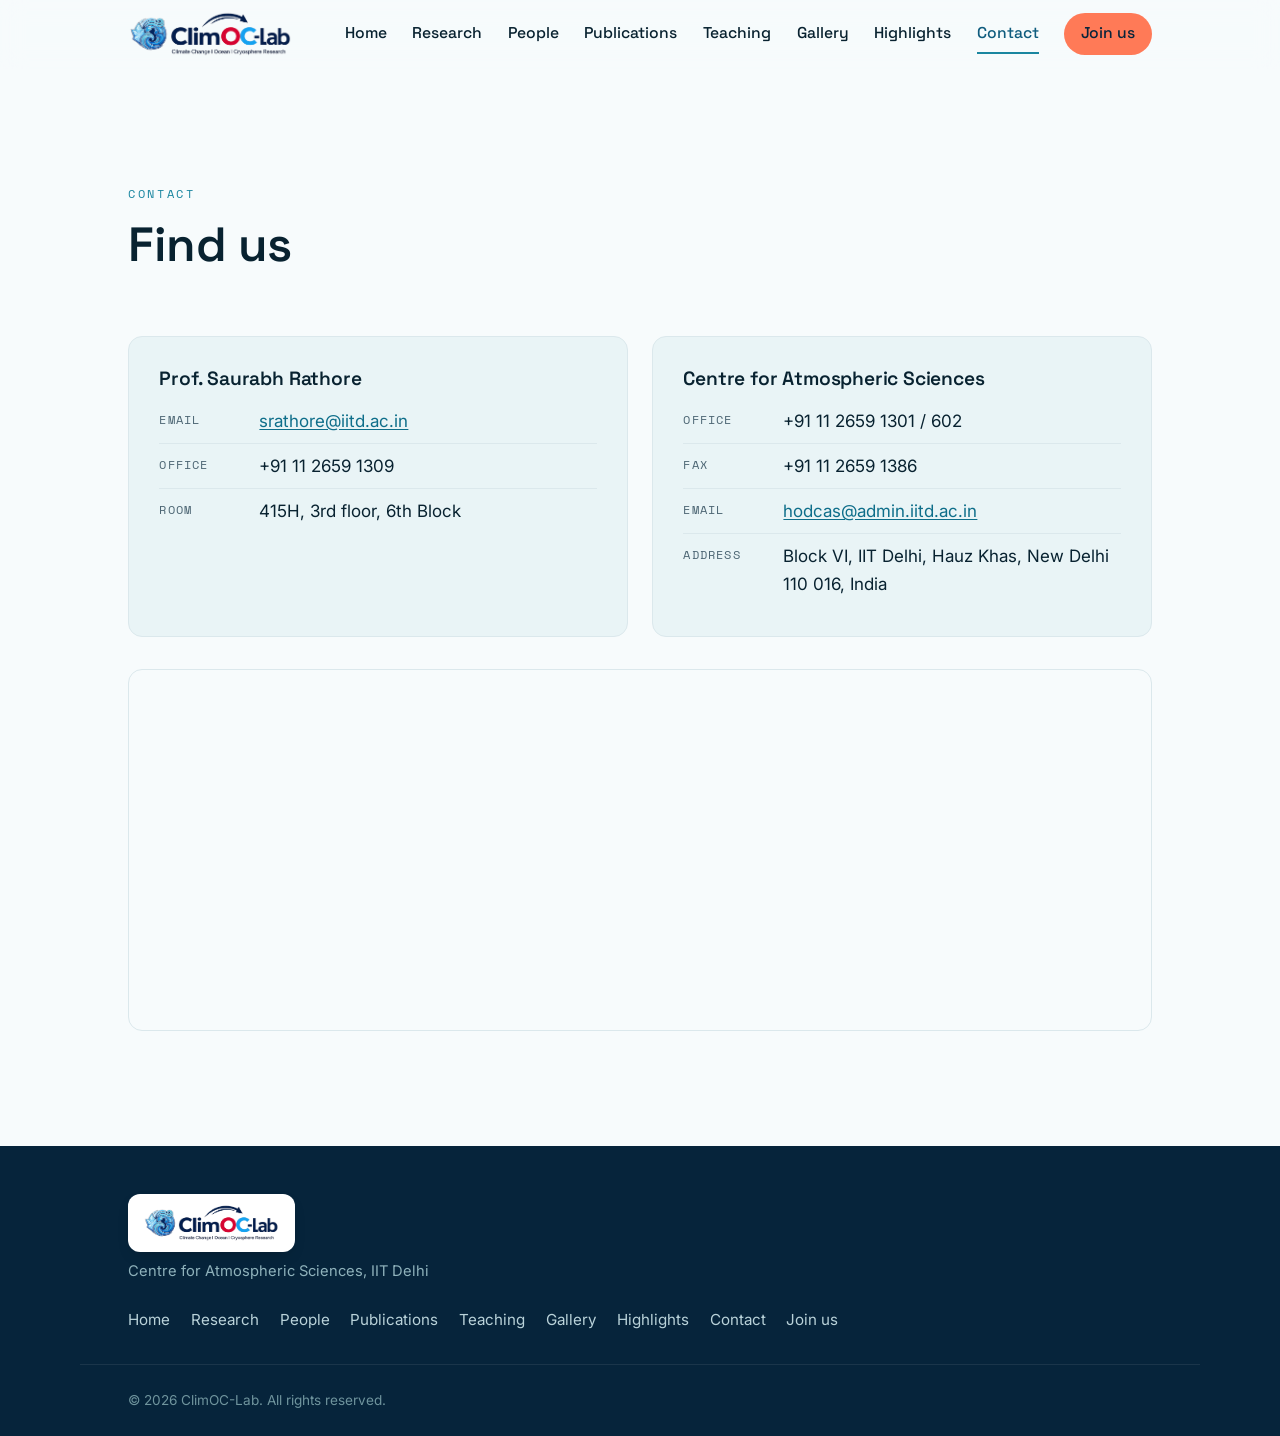
<file: contact.html>
<!DOCTYPE html>
<html lang="en">
<head>
  <meta charset="UTF-8" />
  <meta name="viewport" content="width=device-width, initial-scale=1.0" />
  <title>Contact — ClimOC-Lab</title>
  <meta name="description" content="The ClimOC-Lab at the Centre for Atmospheric Sciences, IIT Delhi, studies ocean warming, sea-level rise, circulation, marine heatwaves, and the ocean's role in a changing climate." />

  <!-- Social preview -->
  <meta property="og:title" content="ClimOC-Lab" />
  <meta property="og:description" content="Studying the global ocean and its role in a changing climate." />
  <meta property="og:type" content="website" />

  <!-- Fonts -->
  <link rel="preconnect" href="https://fonts.googleapis.com" />
  <link rel="preconnect" href="https://fonts.gstatic.com" crossorigin />
  <link href="https://fonts.googleapis.com/css2?family=Space+Grotesk:wght@400;500;600;700&family=Inter:wght@400;500;600&family=Space+Mono:wght@400;700&display=swap" rel="stylesheet" />

  <link rel="stylesheet" href="style.css" />
  <script>document.documentElement.classList.add('js');setTimeout(function(){document.documentElement.classList.add('intro-done');},2400);</script>
  <style>
    /* PI social / research profile icons */
    .pi__social{ display:flex; flex-wrap:wrap; gap:10px; margin-top:14px; }
    .pi__social a{ width:42px; height:42px; border-radius:10px; border:1px solid var(--c-line);
      background:#fff; display:grid; place-items:center; padding:7px;
      transition:transform .15s ease, border-color .2s ease, box-shadow .2s ease; }
    .pi__social a:hover{ transform:translateY(-2px); border-color:var(--c-current);
      box-shadow:0 8px 18px -10px rgba(8,34,48,.45); }
    .pi__social img{ width:100%; height:100%; object-fit:contain; display:block; }
    .pill--cv{ background:var(--c-foam); border-color:var(--c-current); color:var(--c-ocean); font-weight:600; }
  </style>
  <link rel="icon" type="image/png" href="main-logo/climoc-logo.png" />
</head>
<body>
  <a class="skip-link" href="#main">Skip to content</a>

  <!-- ============ NAV ============ -->
  <header class="nav" id="nav">
    <div class="nav__inner">
      <a class="brand" href="index.html" aria-label="ClimOC-Lab home">
        <img class="brand__img" src="main-logo/climoc-logo.png" alt="ClimOC-Lab" style="height:48px;width:auto;display:block">
      </a>

      <button class="nav__toggle" id="navToggle" aria-expanded="false" aria-controls="navMenu" aria-label="Open menu">
        <span></span><span></span><span></span>
      </button>

      <nav class="nav__menu" id="navMenu" aria-label="Primary">
        <a href="index.html">Home</a>
        <a href="research.html">Research</a>
        <a href="people.html">People</a>
        <a href="publications.html">Publications</a>
        <a href="teaching.html">Teaching</a>
        <a href="gallery.html">Gallery</a>
        <a href="highlights.html">Highlights</a>
        <a href="contact.html" class="is-active" aria-current="page">Contact</a>
        <a href="join.html" class="nav__cta">Join us</a>
      </nav>
    </div>
  </header>

  <main id="main">

    <!-- ============ CONTACT ============ -->
    <section class="section" id="contact">
      <div class="container">
        <div class="section__head reveal">
          <p class="eyebrow">Contact</p>
          <h2 class="section__title">Find us</h2>
        </div>

        <div class="contact-grid">
          <div class="contact-card reveal">
            <h3>Prof. Saurabh Rathore</h3>
            <dl class="contact-dl">
              <div><dt>Email</dt><dd><a href="mailto:srathore@iitd.ac.in">srathore@iitd.ac.in</a></dd></div>
              <div><dt>Office</dt><dd>+91 11 2659 1309</dd></div>
              <div><dt>Room</dt><dd>415H, 3rd floor, 6th Block</dd></div>
            </dl>
          </div>

          <div class="contact-card reveal">
            <h3>Centre for Atmospheric Sciences</h3>
            <dl class="contact-dl">
              <div><dt>Office</dt><dd>+91 11 2659 1301 / 602</dd></div>
              <div><dt>Fax</dt><dd>+91 11 2659 1386</dd></div>
              <div><dt>Email</dt><dd><a href="mailto:hodcas@admin.iitd.ac.in">hodcas@admin.iitd.ac.in</a></dd></div>
              <div><dt>Address</dt><dd>Block VI, IIT Delhi, Hauz Khas, New Delhi 110 016, India</dd></div>
            </dl>
          </div>
        </div>

        <div class="contact-map reveal">
          <iframe
            title="IIT Delhi location map"
            src="https://www.google.com/maps?q=Indian+Institute+of+Technology+Delhi&output=embed"
            loading="lazy"
            referrerpolicy="no-referrer-when-downgrade"></iframe>
        </div>
      </div>
    </section>
  </main>

  <!-- ============ FOOTER ============ -->
  <footer class="footer">
    <div class="container footer__inner">
      <div class="footer__brand">
        <span class="footer__logo-chip">
          <img src="main-logo/climoc-logo.png" alt="ClimOC-Lab" style="height:40px;width:auto;display:block">
        </span>
        <p>Centre for Atmospheric Sciences, IIT Delhi</p>
      </div>
      <nav class="footer__links" aria-label="Footer">
        <a href="index.html">Home</a>
        <a href="research.html">Research</a>
        <a href="people.html">People</a>
        <a href="publications.html">Publications</a>
        <a href="teaching.html">Teaching</a>
        <a href="gallery.html">Gallery</a>
        <a href="highlights.html">Highlights</a>
        <a href="contact.html">Contact</a>
        <a href="join.html">Join us</a>
      </nav>
    </div>
    <div class="container footer__legal">
      <p>&copy; <span id="year">2025</span> ClimOC-Lab. All rights reserved.</p>
    </div>
  </footer>

  <script src="script.js"></script>
</body>
</html>
</file>
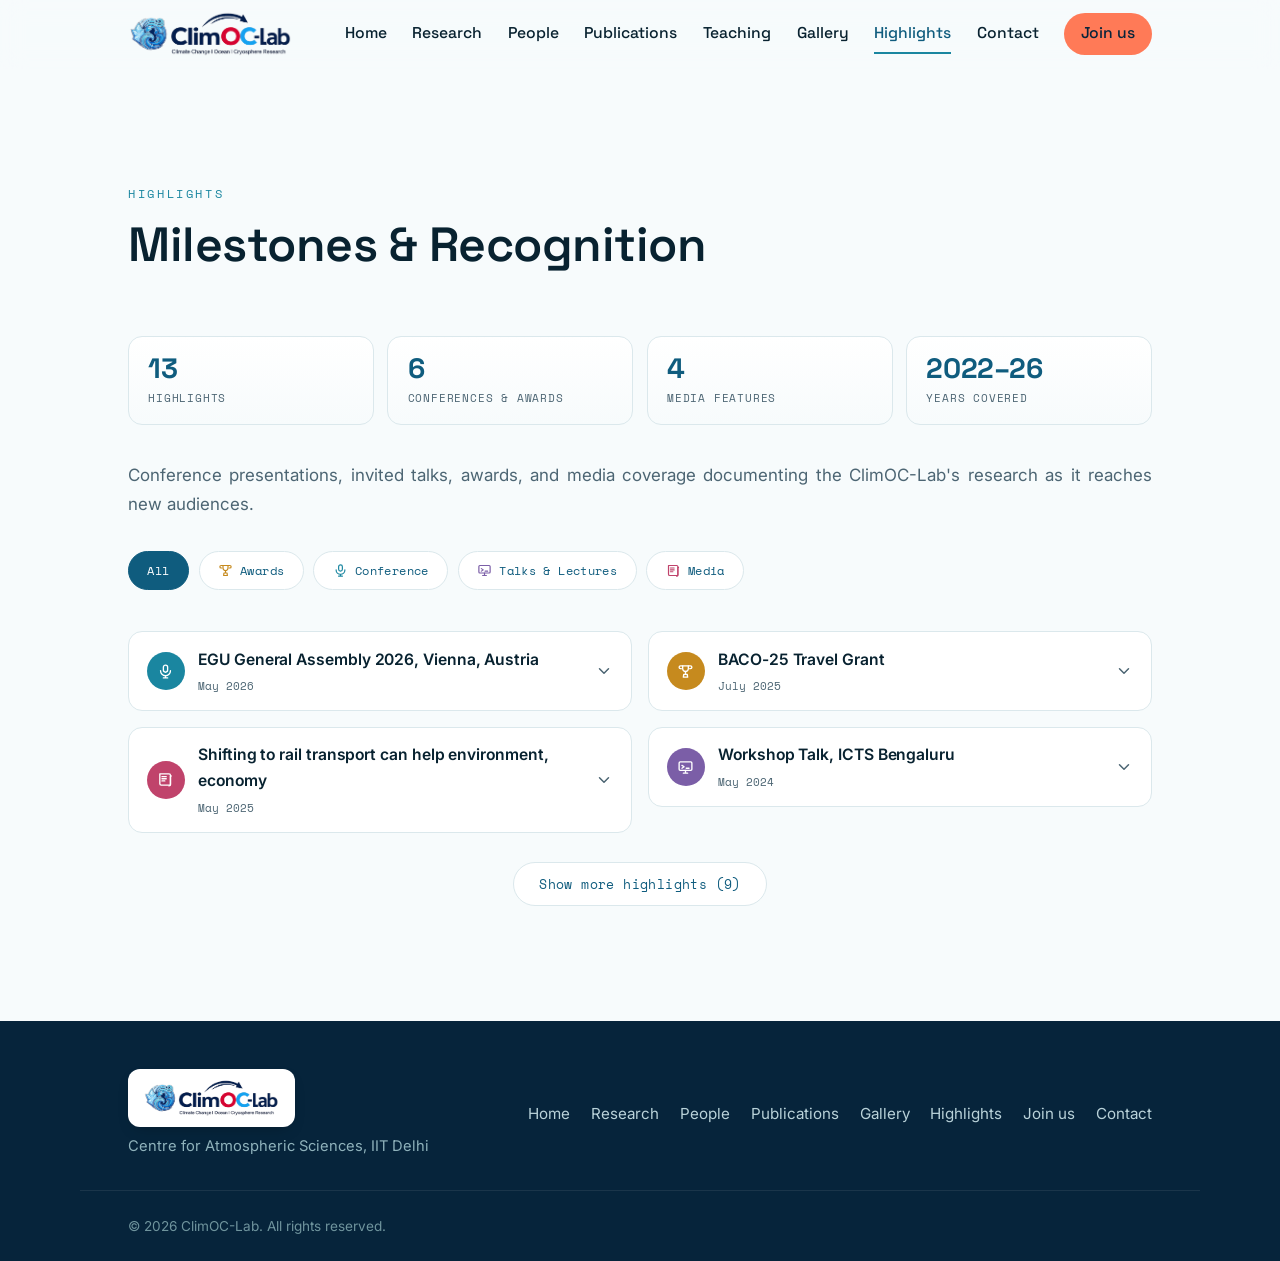
<file: highlights.html>
<!DOCTYPE html>
<html lang="en">
<head>
  <meta charset="UTF-8" />
  <meta name="viewport" content="width=device-width, initial-scale=1.0" />
  <title>Highlights — ClimOC-Lab</title>
  <meta name="description" content="Conference presentations, invited talks, awards, and media coverage from the ClimOC-Lab at the Centre for Atmospheric Sciences, IIT Delhi." />

  <!-- Social preview -->
  <meta property="og:title" content="ClimOC-Lab — Highlights" />
  <meta property="og:description" content="Milestones and recognition from the ClimOC-Lab: conferences, talks, awards, and media coverage." />
  <meta property="og:type" content="website" />

  <!-- Fonts -->
  <link rel="preconnect" href="https://fonts.googleapis.com" />
  <link rel="preconnect" href="https://fonts.gstatic.com" crossorigin />
  <link href="https://fonts.googleapis.com/css2?family=Space+Grotesk:wght@400;500;600;700&family=Inter:wght@400;500;600&family=Space+Mono:wght@400;700&display=swap" rel="stylesheet" />

  <link rel="stylesheet" href="style.css" />
  <script>document.documentElement.classList.add('js');setTimeout(function(){document.documentElement.classList.add('intro-done');},2400);</script>
  <style>
    /* ===== Highlights page ===== */
    :root{
      --h-award:#C68A1E; --h-award-tint:#FBF3E1;
      --h-conf:#1A86A0;  --h-conf-tint:#E7F4F7;
      --h-talk:#7B5EA7;  --h-talk-tint:#F1ECF8;
      --h-media:#C0436B; --h-media-tint:#FBEBF0;
    }

    /* condensed stat header */
    .hstats{ display:flex; flex-wrap:wrap; gap:.85rem; margin:0 0 2.2rem; }
    .hstat{ flex:1 1 150px; background:linear-gradient(180deg,#fff,var(--c-mist)); border:1px solid var(--c-line);
      border-radius:14px; padding:1.05rem 1.2rem; }
    .hstat__num{ font-family:var(--font-display); font-weight:700; font-size:1.75rem; color:var(--c-ocean);
      line-height:1.05; letter-spacing:-.015em; }
    .hstat__label{ font-family:var(--font-mono); font-size:.71rem; letter-spacing:.07em; text-transform:uppercase;
      color:var(--c-slate); margin-top:.35rem; }

    .highlights-intro{ color:var(--c-slate); font-size:1.06rem; line-height:1.72; margin:.2rem 0 2rem; text-align:justify; }

    /* filter bar */
    .hfilter{ display:flex; flex-wrap:wrap; gap:.6rem; margin:0 0 2.6rem; }
    .hfilter__btn{
      display:inline-flex; align-items:center; gap:.45rem;
      font-family:var(--font-mono); font-size:.78rem; letter-spacing:.03em; color:var(--c-ocean);
      background:#fff; border:1.5px solid var(--c-line); border-radius:999px; padding:.55rem 1.15rem;
      cursor:pointer; transition:border-color .2s ease, background .2s ease, color .2s ease, box-shadow .2s ease;
    }
    .hfilter__btn:hover{ border-color:var(--cat-color, var(--c-current)); }
    .hfilter__btn svg{ width:15px; height:15px; color:var(--cat-color, var(--c-slate)); flex:0 0 auto; }
    .hfilter__btn.is-active{ background:var(--cat-color, var(--c-ocean)); border-color:var(--cat-color, var(--c-ocean)); color:#fff;
      box-shadow:0 8px 18px -10px var(--cat-color, transparent); }
    .hfilter__btn.is-active svg{ color:#fff; }

    /* grid of compact, expandable cards */
    .hgrid{ display:grid; grid-template-columns:repeat(2,1fr); align-items:start; gap:1rem; }
    @media (max-width:760px){ .hgrid{ grid-template-columns:1fr; } }

    .hitem.is-hidden{ display:none; }

    .hitem__card{ background:#fff; border:1px solid var(--c-line); border-radius:14px; overflow:hidden;
      transition:border-color .2s ease, box-shadow .2s ease; }
    .hitem__card:hover{ border-color:var(--cat-color); box-shadow:0 14px 32px -24px rgba(8,34,48,.5); }

    .hitem__header{ display:flex; align-items:center; gap:.85rem;
      padding:.9rem 1.1rem; cursor:pointer; background:none; border:0; width:100%; text-align:left;
      font:inherit; color:inherit; }
    .hitem__icon{ flex:0 0 auto; width:38px; height:38px; border-radius:50%;
      background:var(--cat-color); color:#fff; display:grid; place-items:center; }
    .hitem__icon svg{ width:17px; height:17px; }
    .hitem__headtext{ min-width:0; flex:1 1 auto; }
    .hitem__title{ font-size:.98rem; font-weight:600; color:var(--c-ink); margin:0; letter-spacing:-.005em;
      display:-webkit-box; -webkit-line-clamp:2; -webkit-box-orient:vertical; overflow:hidden; }
    .hitem__date{ font-family:var(--font-mono); font-size:.7rem; color:var(--c-slate); margin-top:.3rem; display:block; }
    .hitem__chevron{ flex:0 0 auto; width:18px; height:18px; color:var(--c-slate); transition:transform .25s ease; }
    .hitem.is-open .hitem__chevron{ transform:rotate(180deg); }

    .hitem__body{ max-height:0; overflow:hidden; transition:max-height .3s ease; }
    .hitem__body-inner{ padding:.95rem 1.2rem 1.15rem; border-top:1px solid var(--c-line); }

    .hcard__desc{ color:var(--c-slate); line-height:1.62; margin:0; text-align:justify; }
    .hcard__desc a{ color:var(--c-current); font-weight:600; text-decoration:underline;
      text-decoration-color:rgba(26,134,160,.35); text-underline-offset:3px; white-space:nowrap; }
    .hcard__desc a:hover{ text-decoration-color:currentColor; }
    .hcard__list{ list-style:none; margin:.85rem 0 0; padding:0; border-top:1px solid var(--c-line); }
    .hcard__list li{ padding:.6rem 0; border-bottom:1px solid var(--c-line); color:var(--c-ink); line-height:1.55; font-size:.94rem; }
    .hcard__list li:last-child{ border-bottom:0; }
    .hcard__list-label{ font-family:var(--font-mono); font-size:.66rem; letter-spacing:.05em; text-transform:uppercase;
      color:var(--c-slate); display:block; margin-bottom:.2rem; }
    .hcard__list a{ color:var(--c-current); font-weight:600; text-decoration:underline;
      text-decoration-color:rgba(26,134,160,.35); text-underline-offset:3px; }
    .hcard__list a:hover{ text-decoration-color:currentColor; }
    .hcard__video{ margin:.95rem 0 0; border-radius:10px; overflow:hidden; aspect-ratio:16/9; background:#000; }
    .hcard__video iframe{ width:100%; height:100%; border:0; display:block; }

    /* show more */
    .hshowmore{ display:flex; justify-content:center; margin-top:1.8rem; }
    .hshowmore__btn{
      font-family:var(--font-mono); font-size:.82rem; letter-spacing:.03em; color:var(--c-ocean);
      background:#fff; border:1.5px solid var(--c-line); border-radius:999px; padding:.7rem 1.6rem;
      cursor:pointer; transition:border-color .2s ease, box-shadow .2s ease, transform .15s ease;
    }
    .hshowmore__btn:hover{ border-color:var(--c-current); box-shadow:0 10px 22px -14px rgba(8,34,48,.4); transform:translateY(-1px); }
    .hshowmore.is-done{ display:none; }
  </style>
  <link rel="icon" type="image/png" href="main-logo/climoc-logo.png" />
</head>
<body>
  <a class="skip-link" href="#main">Skip to content</a>

  <!-- ============ NAV ============ -->
  <header class="nav" id="nav">
    <div class="nav__inner">
      <a class="brand" href="index.html" aria-label="ClimOC-Lab home">
        <img class="brand__img" src="main-logo/climoc-logo.png" alt="ClimOC-Lab" style="height:48px;width:auto;display:block">
      </a>

      <button class="nav__toggle" id="navToggle" aria-expanded="false" aria-controls="navMenu" aria-label="Open menu">
        <span></span><span></span><span></span>
      </button>

      <nav class="nav__menu" id="navMenu" aria-label="Primary">
        <a href="index.html">Home</a>
        <a href="research.html">Research</a>
        <a href="people.html">People</a>
        <a href="publications.html">Publications</a>
        <a href="teaching.html">Teaching</a>
        <a href="gallery.html">Gallery</a>
        <a href="highlights.html" class="is-active" aria-current="page">Highlights</a>
        <a href="contact.html">Contact</a>
        <a href="join.html" class="nav__cta">Join us</a>
      </nav>
    </div>
  </header>

  <main id="main">

    <!-- ============ HIGHLIGHTS ============ -->
    <section class="section" id="highlights">
      <div class="container">
        <div class="section__head reveal">
          <p class="eyebrow">Highlights</p>
          <h2 class="section__title">Milestones &amp; Recognition</h2>
        </div>

        <div class="hstats reveal">
          <div class="hstat"><div class="hstat__num">13</div><div class="hstat__label">Highlights</div></div>
          <div class="hstat"><div class="hstat__num">6</div><div class="hstat__label">Conferences &amp; Awards</div></div>
          <div class="hstat"><div class="hstat__num">4</div><div class="hstat__label">Media Features</div></div>
          <div class="hstat"><div class="hstat__num">2022–26</div><div class="hstat__label">Years Covered</div></div>
        </div>

        <div class="reveal">
          <p class="highlights-intro">Conference presentations, invited talks, awards, and media coverage documenting the ClimOC-Lab's research as it reaches new audiences.</p>
        </div>

        <div class="hfilter reveal" role="tablist" aria-label="Filter highlights by category">
          <button type="button" class="hfilter__btn is-active" data-filter="all">All</button>
          <button type="button" class="hfilter__btn" data-filter="awards" style="--cat-color:var(--h-award)"><svg viewBox="0 0 24 24" fill="none" stroke="currentColor" stroke-width="1.9" stroke-linecap="round" stroke-linejoin="round"><path d="M8 4h8v4a4 4 0 0 1-8 0V4Z"/><path d="M8 4H5a2 2 0 0 0 0 4h1M16 4h3a2 2 0 0 1 0 4h-1"/><path d="M12 12v4M9 20h6M9.5 16h5l.5 4H9l.5-4Z"/></svg>Awards</button>
          <button type="button" class="hfilter__btn" data-filter="conference" style="--cat-color:var(--h-conf)"><svg viewBox="0 0 24 24" fill="none" stroke="currentColor" stroke-width="1.9" stroke-linecap="round" stroke-linejoin="round"><rect x="9" y="3" width="6" height="10" rx="3"/><path d="M5 11a7 7 0 0 0 14 0M12 18v3M9 21h6"/></svg>Conference</button>
          <button type="button" class="hfilter__btn" data-filter="talks" style="--cat-color:var(--h-talk)"><svg viewBox="0 0 24 24" fill="none" stroke="currentColor" stroke-width="1.9" stroke-linecap="round" stroke-linejoin="round"><rect x="3" y="4" width="18" height="12" rx="1.5"/><path d="M9 20h6M12 16v4M7 9l3 2-3 2M13 13h4"/></svg>Talks &amp; Lectures</button>
          <button type="button" class="hfilter__btn" data-filter="media" style="--cat-color:var(--h-media)"><svg viewBox="0 0 24 24" fill="none" stroke="currentColor" stroke-width="1.9" stroke-linecap="round" stroke-linejoin="round"><path d="M4 4h13a2 2 0 0 1 2 2v13a1 1 0 0 1-1 1H6a2 2 0 0 1-2-2V4Z"/><path d="M17 21a2 2 0 0 0 2-2V7h1"/><path d="M7 8h6M7 11h6M7 14h4"/></svg>Media</button>
        </div>

        <div class="hgrid" id="hlist">

            <!-- EGU 2026 -->
            <div class="hitem reveal" data-category="conference" style="--cat-color:var(--h-conf)">
              <div class="hitem__card">
                <button type="button" class="hitem__header">
                  <span class="hitem__icon"><svg viewBox="0 0 24 24" fill="none" stroke="currentColor" stroke-width="1.9" stroke-linecap="round" stroke-linejoin="round"><rect x="9" y="3" width="6" height="10" rx="3"/><path d="M5 11a7 7 0 0 0 14 0M12 18v3M9 21h6"/></svg></span>
                  <span class="hitem__headtext">
                    <span class="hitem__title">EGU General Assembly 2026, Vienna, Austria</span>
                    <span class="hitem__date">May 2026</span>
                  </span>
                  <svg class="hitem__chevron" viewBox="0 0 24 24" fill="none" stroke="currentColor" stroke-width="2" stroke-linecap="round" stroke-linejoin="round"><path d="M6 9l6 6 6-6"/></svg>
                </button>
                <div class="hitem__body">
                  <div class="hitem__body-inner">
                    <p class="hcard__desc">Co-convened two sessions on marine heatwaves and Indian Ocean variability at Europe's largest geosciences meeting. <a href="https://www.egu26.eu/" target="_blank" rel="noopener">egu26.eu ↗</a></p>
                    <ul class="hcard__list">
                      <li><span class="hcard__list-label">Session Co-convener · OS1.14</span>Marine Heatwaves: drivers, impacts and interactions — <a href="https://meetingorganizer.copernicus.org/EGU26/session/56216" target="_blank" rel="noopener">session details ↗</a></li>
                      <li><span class="hcard__list-label">Session Co-convener · OS1.10</span>Understanding the Indian Ocean's past, present and future — <a href="https://meetingorganizer.copernicus.org/EGU26/session/56295" target="_blank" rel="noopener">session details ↗</a></li>
                    </ul>
                  </div>
                </div>
              </div>
            </div>

            <!-- WOSC 2026 -->
            <div class="hitem reveal" data-category="conference" style="--cat-color:var(--h-conf)">
              <div class="hitem__card">
                <button type="button" class="hitem__header">
                  <span class="hitem__icon"><svg viewBox="0 0 24 24" fill="none" stroke="currentColor" stroke-width="1.9" stroke-linecap="round" stroke-linejoin="round"><rect x="9" y="3" width="6" height="10" rx="3"/><path d="M5 11a7 7 0 0 0 14 0M12 18v3M9 21h6"/></svg></span>
                  <span class="hitem__headtext">
                    <span class="hitem__title">World Ocean Science Congress (WOSC 2026), Goa, India</span>
                    <span class="hitem__date">February 2026</span>
                  </span>
                  <svg class="hitem__chevron" viewBox="0 0 24 24" fill="none" stroke="currentColor" stroke-width="2" stroke-linecap="round" stroke-linejoin="round"><path d="M6 9l6 6 6-6"/></svg>
                </button>
                <div class="hitem__body">
                  <div class="hitem__body-inner">
                    <p class="hcard__desc">Co-convened a session on marine heatwave science at India's premier ocean science congress, hosted by CSIR-National Institute of Oceanography. <a href="https://wosc.in/" target="_blank" rel="noopener">wosc.in ↗</a></p>
                    <ul class="hcard__list">
                      <li><span class="hcard__list-label">Session Co-convener</span>Advancing marine heatwave science: Mechanisms, impacts, interactions, and societal consequences</li>
                    </ul>
                  </div>
                </div>
              </div>
            </div>

            <!-- BACO-25 conference -->
            <div class="hitem reveal" data-category="conference" style="--cat-color:var(--h-conf)">
              <div class="hitem__card">
                <button type="button" class="hitem__header">
                  <span class="hitem__icon"><svg viewBox="0 0 24 24" fill="none" stroke="currentColor" stroke-width="1.9" stroke-linecap="round" stroke-linejoin="round"><rect x="9" y="3" width="6" height="10" rx="3"/><path d="M5 11a7 7 0 0 0 14 0M12 18v3M9 21h6"/></svg></span>
                  <span class="hitem__headtext">
                    <span class="hitem__title">BACO-25, Busan, South Korea</span>
                    <span class="hitem__date">July 2025</span>
                  </span>
                  <svg class="hitem__chevron" viewBox="0 0 24 24" fill="none" stroke="currentColor" stroke-width="2" stroke-linecap="round" stroke-linejoin="round"><path d="M6 9l6 6 6-6"/></svg>
                </button>
                <div class="hitem__body">
                  <div class="hitem__body-inner">
                    <p class="hcard__desc">Presented research at the joint IAMAS–IACS–IAPSO assembly, the first joint gathering of atmosphere, cryosphere, and ocean scientists in Asia in two decades. <a href="https://baco-25.org/index.asp" target="_blank" rel="noopener">baco-25.org ↗</a></p>
                  </div>
                </div>
              </div>
            </div>

            <!-- BACO-25 award -->
            <div class="hitem reveal" data-category="awards" style="--cat-color:var(--h-award)">
              <div class="hitem__card">
                <button type="button" class="hitem__header">
                  <span class="hitem__icon"><svg viewBox="0 0 24 24" fill="none" stroke="currentColor" stroke-width="1.9" stroke-linecap="round" stroke-linejoin="round"><path d="M8 4h8v4a4 4 0 0 1-8 0V4Z"/><path d="M8 4H5a2 2 0 0 0 0 4h1M16 4h3a2 2 0 0 1 0 4h-1"/><path d="M12 12v4M9 20h6M9.5 16h5l.5 4H9l.5-4Z"/></svg></span>
                  <span class="hitem__headtext">
                    <span class="hitem__title">BACO-25 Travel Grant</span>
                    <span class="hitem__date">July 2025</span>
                  </span>
                  <svg class="hitem__chevron" viewBox="0 0 24 24" fill="none" stroke="currentColor" stroke-width="2" stroke-linecap="round" stroke-linejoin="round"><path d="M6 9l6 6 6-6"/></svg>
                </button>
                <div class="hitem__body">
                  <div class="hitem__body-inner">
                    <p class="hcard__desc">Awarded a $1,000 USD travel grant to present "Deep Learning-Based Mesoscale Ocean Eddy Detection in the Bay of Bengal" at BACO-25. <a href="https://baco-25.org/new/sub3/sub35.asp" target="_blank" rel="noopener">grant details ↗</a></p>
                    <ul class="hcard__list">
                      <li><span class="hcard__list-label">Abstract</span>Deep Learning-Based Mesoscale Ocean Eddy Detection in the Bay of Bengal — <a href="https://baco-25.org/new/down/%5BBACO-25%5D%20Abstract%20Book%200720.pdf" target="_blank" rel="noopener">abstract book ↗</a></li>
                    </ul>
                  </div>
                </div>
              </div>
            </div>

            <!-- Indian Express -->
            <div class="hitem reveal" data-category="media" style="--cat-color:var(--h-media)">
              <div class="hitem__card">
                <button type="button" class="hitem__header">
                  <span class="hitem__icon"><svg viewBox="0 0 24 24" fill="none" stroke="currentColor" stroke-width="1.9" stroke-linecap="round" stroke-linejoin="round"><path d="M4 4h13a2 2 0 0 1 2 2v13a1 1 0 0 1-1 1H6a2 2 0 0 1-2-2V4Z"/><path d="M17 21a2 2 0 0 0 2-2V7h1"/><path d="M7 8h6M7 11h6M7 14h4"/></svg></span>
                  <span class="hitem__headtext">
                    <span class="hitem__title">Shifting to rail transport can help environment, economy</span>
                    <span class="hitem__date">May 2025</span>
                  </span>
                  <svg class="hitem__chevron" viewBox="0 0 24 24" fill="none" stroke="currentColor" stroke-width="2" stroke-linecap="round" stroke-linejoin="round"><path d="M6 9l6 6 6-6"/></svg>
                </button>
                <div class="hitem__body">
                  <div class="hitem__body-inner">
                    <p class="hcard__desc">A modal shift from road to rail is crucial for India, which is one of the world's largest greenhouse gas emitters, with 14% coming from the transport sector alone. <a href="https://indianexpress.com/article/opinion/shifting-to-rail-transport-can-help-environment-economy-10018539/" target="_blank" rel="noopener">Read on Indian Express ↗</a></p>
                  </div>
                </div>
              </div>
            </div>

            <!-- ICTS workshop talk -->
            <div class="hitem reveal" data-category="talks" style="--cat-color:var(--h-talk)">
              <div class="hitem__card">
                <button type="button" class="hitem__header">
                  <span class="hitem__icon"><svg viewBox="0 0 24 24" fill="none" stroke="currentColor" stroke-width="1.9" stroke-linecap="round" stroke-linejoin="round"><rect x="3" y="4" width="18" height="12" rx="1.5"/><path d="M9 20h6M12 16v4M7 9l3 2-3 2M13 13h4"/></svg></span>
                  <span class="hitem__headtext">
                    <span class="hitem__title">Workshop Talk, ICTS Bengaluru</span>
                    <span class="hitem__date">May 2024</span>
                  </span>
                  <svg class="hitem__chevron" viewBox="0 0 24 24" fill="none" stroke="currentColor" stroke-width="2" stroke-linecap="round" stroke-linejoin="round"><path d="M6 9l6 6 6-6"/></svg>
                </button>
                <div class="hitem__body">
                  <div class="hitem__body-inner">
                    <p class="hcard__desc">Presented "Detection of Mesoscale Oceanic Eddies Over Bay of Bengal Using Explainable Deep Learning Method" as part of the ICTS programme, Theoretical and Practical Perspectives in Geophysical Fluid Dynamics.</p>
                    <div class="hcard__video">
                      <iframe src="https://www.youtube.com/embed/QouPRZd8ZCE" title="Detection of Mesoscale Oceanic Eddies Over Bay of Bengal Using Explainable Deep Learning Method" loading="lazy" allowfullscreen></iframe>
                    </div>
                  </div>
                </div>
              </div>
            </div>

            <!-- EGU 2024 conference -->
            <div class="hitem reveal" data-category="conference" style="--cat-color:var(--h-conf)">
              <div class="hitem__card">
                <button type="button" class="hitem__header">
                  <span class="hitem__icon"><svg viewBox="0 0 24 24" fill="none" stroke="currentColor" stroke-width="1.9" stroke-linecap="round" stroke-linejoin="round"><rect x="9" y="3" width="6" height="10" rx="3"/><path d="M5 11a7 7 0 0 0 14 0M12 18v3M9 21h6"/></svg></span>
                  <span class="hitem__headtext">
                    <span class="hitem__title">EGU General Assembly 2024, Vienna, Austria</span>
                    <span class="hitem__date">April 2024</span>
                  </span>
                  <svg class="hitem__chevron" viewBox="0 0 24 24" fill="none" stroke="currentColor" stroke-width="2" stroke-linecap="round" stroke-linejoin="round"><path d="M6 9l6 6 6-6"/></svg>
                </button>
                <div class="hitem__body">
                  <div class="hitem__body-inner">
                    <p class="hcard__desc">Co-convened two sessions on marine heatwaves and tropical ocean variability. <a href="https://www.egu24.eu/" target="_blank" rel="noopener">egu24.eu ↗</a></p>
                    <ul class="hcard__list">
                      <li><span class="hcard__list-label">Session Co-convener · OS1.10</span>Marine Heatwaves: drivers, impacts and interactions — <a href="https://meetingorganizer.copernicus.org/EGU24/session/48530" target="_blank" rel="noopener">session details ↗</a></li>
                      <li><span class="hcard__list-label">Session Co-convener · OS1.3</span>Variability in the tropical Atlantic and Indian Ocean and their impacts on marine ecosystems and teleconnections across timescales — <a href="https://meetingorganizer.copernicus.org/EGU24/session/48026" target="_blank" rel="noopener">session details ↗</a></li>
                    </ul>
                  </div>
                </div>
              </div>
            </div>

            <!-- Roland Schlich award -->
            <div class="hitem reveal" data-category="awards" style="--cat-color:var(--h-award)">
              <div class="hitem__card">
                <button type="button" class="hitem__header">
                  <span class="hitem__icon"><svg viewBox="0 0 24 24" fill="none" stroke="currentColor" stroke-width="1.9" stroke-linecap="round" stroke-linejoin="round"><path d="M8 4h8v4a4 4 0 0 1-8 0V4Z"/><path d="M8 4H5a2 2 0 0 0 0 4h1M16 4h3a2 2 0 0 1 0 4h-1"/><path d="M12 12v4M9 20h6M9.5 16h5l.5 4H9l.5-4Z"/></svg></span>
                  <span class="hitem__headtext">
                    <span class="hitem__title">Roland Schlich Early Career Scientist's Travel Award</span>
                    <span class="hitem__date">April 2024</span>
                  </span>
                  <svg class="hitem__chevron" viewBox="0 0 24 24" fill="none" stroke="currentColor" stroke-width="2" stroke-linecap="round" stroke-linejoin="round"><path d="M6 9l6 6 6-6"/></svg>
                </button>
                <div class="hitem__body">
                  <div class="hitem__body-inner">
                    <p class="hcard__desc">Awarded €755 to attend EGU 2024. <a href="https://www.egu24.eu/guidelines/supports_and_waivers.html" target="_blank" rel="noopener">award guidelines ↗</a></p>
                    <ul class="hcard__list">
                      <li><span class="hcard__list-label">Presented to session OS1.10</span>Interactions Between a Marine Heatwave and Tropical Cyclone Amphan in the Bay of Bengal in 2020 — <a href="https://meetingorganizer.copernicus.org/EGU24/EGU24-508.html" target="_blank" rel="noopener">abstract ↗</a></li>
                    </ul>
                  </div>
                </div>
              </div>
            </div>

            <!-- Miranda House lecture -->
            <div class="hitem reveal" data-category="talks" style="--cat-color:var(--h-talk)">
              <div class="hitem__card">
                <button type="button" class="hitem__header">
                  <span class="hitem__icon"><svg viewBox="0 0 24 24" fill="none" stroke="currentColor" stroke-width="1.9" stroke-linecap="round" stroke-linejoin="round"><rect x="3" y="4" width="18" height="12" rx="1.5"/><path d="M9 20h6M12 16v4M7 9l3 2-3 2M13 13h4"/></svg></span>
                  <span class="hitem__headtext">
                    <span class="hitem__title">Inaugural Lecture, Miranda House</span>
                    <span class="hitem__date">November 2023</span>
                  </span>
                  <svg class="hitem__chevron" viewBox="0 0 24 24" fill="none" stroke="currentColor" stroke-width="2" stroke-linecap="round" stroke-linejoin="round"><path d="M6 9l6 6 6-6"/></svg>
                </button>
                <div class="hitem__body">
                  <div class="hitem__body-inner">
                    <p class="hcard__desc">Delivered the inaugural lecture on the climate system and its change for Miranda House, University of Delhi. <a href="https://www.linkedin.com/feed/update/urn:li:activity:7133514129012666368/" target="_blank" rel="noopener">View on LinkedIn ↗</a></p>
                  </div>
                </div>
              </div>
            </div>

            <!-- Don Bosco lecture -->
            <div class="hitem reveal" data-category="talks" style="--cat-color:var(--h-talk)">
              <div class="hitem__card">
                <button type="button" class="hitem__header">
                  <span class="hitem__icon"><svg viewBox="0 0 24 24" fill="none" stroke="currentColor" stroke-width="1.9" stroke-linecap="round" stroke-linejoin="round"><rect x="3" y="4" width="18" height="12" rx="1.5"/><path d="M9 20h6M12 16v4M7 9l3 2-3 2M13 13h4"/></svg></span>
                  <span class="hitem__headtext">
                    <span class="hitem__title">Lecture for Don Bosco School Students</span>
                    <span class="hitem__date">October 2023</span>
                  </span>
                  <svg class="hitem__chevron" viewBox="0 0 24 24" fill="none" stroke="currentColor" stroke-width="2" stroke-linecap="round" stroke-linejoin="round"><path d="M6 9l6 6 6-6"/></svg>
                </button>
                <div class="hitem__body">
                  <div class="hitem__body-inner">
                    <p class="hcard__desc">Spoke to students on the role of the oceans in the climate system. <a href="https://x.com/CERCA_IITD/status/1713833153994109011/photo/2" target="_blank" rel="noopener">View on X ↗</a></p>
                  </div>
                </div>
              </div>
            </div>

            <!-- Mongabay -->
            <div class="hitem reveal" data-category="media" style="--cat-color:var(--h-media)">
              <div class="hitem__card">
                <button type="button" class="hitem__header">
                  <span class="hitem__icon"><svg viewBox="0 0 24 24" fill="none" stroke="currentColor" stroke-width="1.9" stroke-linecap="round" stroke-linejoin="round"><path d="M4 4h13a2 2 0 0 1 2 2v13a1 1 0 0 1-1 1H6a2 2 0 0 1-2-2V4Z"/><path d="M17 21a2 2 0 0 0 2-2V7h1"/><path d="M7 8h6M7 11h6M7 14h4"/></svg></span>
                  <span class="hitem__headtext">
                    <span class="hitem__title">Understanding cyclone behaviour in a changing climate</span>
                    <span class="hitem__date">July 2022</span>
                  </span>
                  <svg class="hitem__chevron" viewBox="0 0 24 24" fill="none" stroke="currentColor" stroke-width="2" stroke-linecap="round" stroke-linejoin="round"><path d="M6 9l6 6 6-6"/></svg>
                </button>
                <div class="hitem__body">
                  <div class="hitem__body-inner">
                    <p class="hcard__desc">We need to have better predictive capacities for marine heatwaves because when they coincide with other extremes such as cyclones, they can turn out to be big disasters. <a href="https://india.mongabay.com/2022/07/understanding-cyclone-behaviour-in-a-changing-climate/" target="_blank" rel="noopener">Read on Mongabay India ↗</a></p>
                  </div>
                </div>
              </div>
            </div>

            <!-- Down To Earth -->
            <div class="hitem reveal" data-category="media" style="--cat-color:var(--h-media)">
              <div class="hitem__card">
                <button type="button" class="hitem__header">
                  <span class="hitem__icon"><svg viewBox="0 0 24 24" fill="none" stroke="currentColor" stroke-width="1.9" stroke-linecap="round" stroke-linejoin="round"><path d="M4 4h13a2 2 0 0 1 2 2v13a1 1 0 0 1-1 1H6a2 2 0 0 1-2-2V4Z"/><path d="M17 21a2 2 0 0 0 2-2V7h1"/><path d="M7 8h6M7 11h6M7 14h4"/></svg></span>
                  <span class="hitem__headtext">
                    <span class="hitem__title">Oceans Great Dying 2.0: Earth's climate moderator is warming faster</span>
                    <span class="hitem__date">June 2022</span>
                  </span>
                  <svg class="hitem__chevron" viewBox="0 0 24 24" fill="none" stroke="currentColor" stroke-width="2" stroke-linecap="round" stroke-linejoin="round"><path d="M6 9l6 6 6-6"/></svg>
                </button>
                <div class="hitem__body">
                  <div class="hitem__body-inner">
                    <p class="hcard__desc">Oceans are heating up as they cross their natural capacity to sink carbon and atmospheric heat induced by GHG emissions. It will further disrupt life above the oceans. <a href="https://www.downtoearth.org.in/climate-change/oceans-great-dying-2-0-earth-s-climate-moderator-is-warming-faster-83461" target="_blank" rel="noopener">Read on Down To Earth ↗</a></p>
                  </div>
                </div>
              </div>
            </div>

            <!-- The Hindu -->
            <div class="hitem reveal" data-category="media" style="--cat-color:var(--h-media)">
              <div class="hitem__card">
                <button type="button" class="hitem__header">
                  <span class="hitem__icon"><svg viewBox="0 0 24 24" fill="none" stroke="currentColor" stroke-width="1.9" stroke-linecap="round" stroke-linejoin="round"><path d="M4 4h13a2 2 0 0 1 2 2v13a1 1 0 0 1-1 1H6a2 2 0 0 1-2-2V4Z"/><path d="M17 21a2 2 0 0 0 2-2V7h1"/><path d="M7 8h6M7 11h6M7 14h4"/></svg></span>
                  <span class="hitem__headtext">
                    <span class="hitem__title">How marine heatwave fuelled super cyclone Amphan</span>
                    <span class="hitem__date">June 2022</span>
                  </span>
                  <svg class="hitem__chevron" viewBox="0 0 24 24" fill="none" stroke="currentColor" stroke-width="2" stroke-linecap="round" stroke-linejoin="round"><path d="M6 9l6 6 6-6"/></svg>
                </button>
                <div class="hitem__body">
                  <div class="hitem__body-inner">
                    <p class="hcard__desc">Besides surface warming, ocean stratification and warming below the surface also played a role. <a href="https://www.thehindu.com/sci-tech/how-marine-heatwave-fuelled-super-cyclone-amphan/article65537156.ece" target="_blank" rel="noopener">Read on The Hindu ↗</a></p>
                  </div>
                </div>
              </div>
            </div>

            <!--
            ADD A HIGHLIGHT: copy one <div class="hitem reveal" data-category="..." style="--cat-color:var(--h-...)"> block above,
            in chronological order (newest first).
            - data-category: conference / media / awards / talks — controls filtering
            - style="--cat-color:...": pick var(--h-conf) / var(--h-media) / var(--h-award) / var(--h-talk) to match
            - the node's inline <svg> icon: reuse the matching icon from another entry in the same category
            - hcard__list is optional (sub-items); hcard__video is optional (embed a video instead of/alongside text)
            -->

          </div>

        <div class="hshowmore reveal" id="hshowmore">
          <button type="button" class="hshowmore__btn" id="hshowmoreBtn">Show more highlights</button>
        </div>
      </div>
    </section>
  </main>

  <!-- ============ FOOTER ============ -->
  <footer class="footer">
    <div class="container footer__inner">
      <div class="footer__brand">
        <span class="footer__logo-chip">
          <img src="main-logo/climoc-logo.png" alt="ClimOC-Lab" style="height:40px;width:auto;display:block">
        </span>
        <p>Centre for Atmospheric Sciences, IIT Delhi</p>
      </div>
      <nav class="footer__links" aria-label="Footer">
        <a href="index.html">Home</a>
        <a href="research.html">Research</a>
        <a href="people.html">People</a>
        <a href="publications.html">Publications</a>
        <a href="gallery.html">Gallery</a>
        <a href="highlights.html">Highlights</a>
        <a href="join.html">Join us</a>
        <a href="contact.html">Contact</a>
      </nav>
    </div>
    <div class="container footer__legal">
      <p>&copy; <span id="year">2025</span> ClimOC-Lab. All rights reserved.</p>
    </div>
  </footer>

  <script src="script.js"></script>
  <script>
    (function () {
      var PAGE_SIZE = 4;
      var filterBtns = [].slice.call(document.querySelectorAll('.hfilter__btn'));
      var items = [].slice.call(document.querySelectorAll('.hitem'));
      var showMoreWrap = document.getElementById('hshowmore');
      var showMoreBtn = document.getElementById('hshowmoreBtn');
      if (!items.length) return;

      var currentFilter = 'all';
      var visibleCount = PAGE_SIZE;

      /* accordion: only one open at a time */
      items.forEach(function (item) {
        var header = item.querySelector('.hitem__header');
        var body = item.querySelector('.hitem__body');
        header.addEventListener('click', function () {
          var opening = !item.classList.contains('is-open');
          items.forEach(function (other) {
            other.classList.remove('is-open');
            other.querySelector('.hitem__body').style.maxHeight = null;
          });
          if (opening) {
            item.classList.add('is-open');
            body.style.maxHeight = body.scrollHeight + 40 + 'px';
          }
        });
      });

      /* filter bar: switching category resets pagination back to the first page */
      filterBtns.forEach(function (btn) {
        btn.addEventListener('click', function () {
          filterBtns.forEach(function (b) { b.classList.remove('is-active'); });
          btn.classList.add('is-active');
          currentFilter = btn.getAttribute('data-filter');
          visibleCount = PAGE_SIZE;
          render();
        });
      });

      showMoreBtn.addEventListener('click', function () {
        visibleCount += PAGE_SIZE;
        render();
      });

      /* For "All": lead with the single latest entry from each category (one per
         category = 4, matching PAGE_SIZE), then the rest in normal newest-first
         order once "Show more" is clicked. Items are already newest-first in the
         DOM within their own category, so the first occurrence of each category
         found while walking the list is that category's latest entry. */
      function getOrderedList() {
        if (currentFilter !== 'all') {
          return items.filter(function (item) {
            return item.getAttribute('data-category') === currentFilter;
          });
        }
        var seen = {};
        var curated = [];
        var rest = [];
        items.forEach(function (item) {
          var cat = item.getAttribute('data-category');
          if (!seen[cat]) {
            seen[cat] = true;
            curated.push(item);
          } else {
            rest.push(item);
          }
        });
        return curated.concat(rest);
      }

      function render() {
        var ordered = getOrderedList();

        items.forEach(function (item) { item.classList.add('is-hidden'); });
        ordered.slice(0, visibleCount).forEach(function (item) {
          item.classList.remove('is-hidden');
        });

        /* collapse anything that just got hidden */
        items.forEach(function (item) {
          if (item.classList.contains('is-hidden') && item.classList.contains('is-open')) {
            item.classList.remove('is-open');
            item.querySelector('.hitem__body').style.maxHeight = null;
          }
        });

        var remaining = ordered.length - visibleCount;
        showMoreWrap.classList.toggle('is-done', remaining <= 0);
        showMoreBtn.textContent = remaining > 0
          ? 'Show more highlights (' + remaining + ')'
          : 'Show more highlights';
      }

      render();

    })();
  </script>
</body>
</html>
</file>
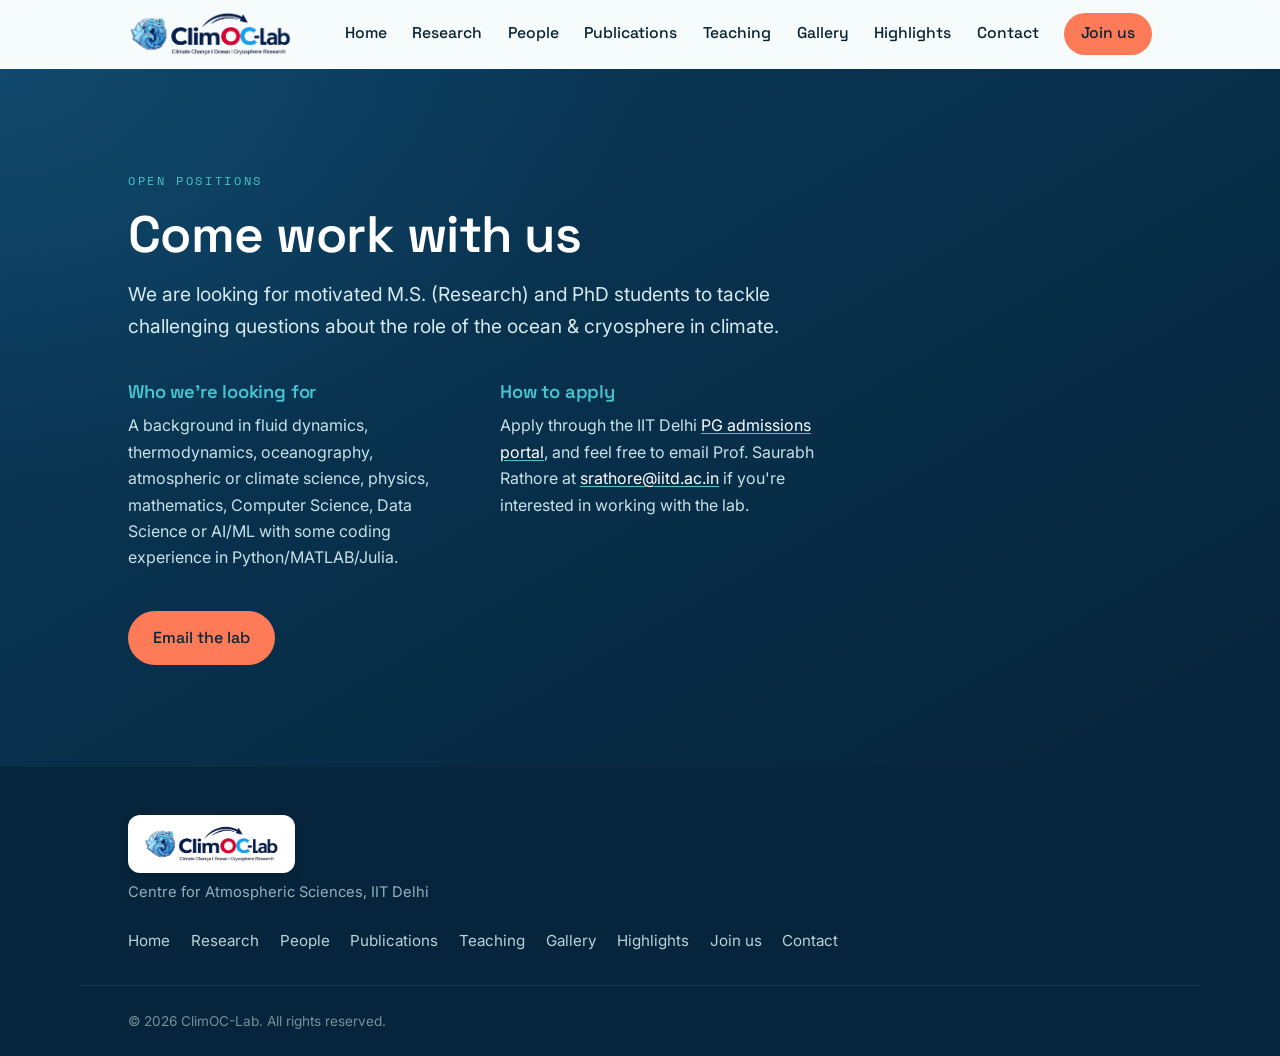
<file: join.html>
<!DOCTYPE html>
<html lang="en">
<head>
  <meta charset="UTF-8" />
  <meta name="viewport" content="width=device-width, initial-scale=1.0" />
  <title>Join Us — ClimOC-Lab</title>
  <meta name="description" content="The ClimOC-Lab at the Centre for Atmospheric Sciences, IIT Delhi, studies ocean warming, sea-level rise, circulation, marine heatwaves, and the ocean's role in a changing climate." />

  <!-- Social preview -->
  <meta property="og:title" content="ClimOC-Lab" />
  <meta property="og:description" content="Studying the global ocean and its role in a changing climate." />
  <meta property="og:type" content="website" />

  <!-- Fonts -->
  <link rel="preconnect" href="https://fonts.googleapis.com" />
  <link rel="preconnect" href="https://fonts.gstatic.com" crossorigin />
  <link href="https://fonts.googleapis.com/css2?family=Space+Grotesk:wght@400;500;600;700&family=Inter:wght@400;500;600&family=Space+Mono:wght@400;700&display=swap" rel="stylesheet" />

  <link rel="stylesheet" href="style.css" />
  <script>document.documentElement.classList.add('js');setTimeout(function(){document.documentElement.classList.add('intro-done');},2400);</script>
  <style>
    /* PI social / research profile icons */
    .pi__social{ display:flex; flex-wrap:wrap; gap:10px; margin-top:14px; }
    .pi__social a{ width:42px; height:42px; border-radius:10px; border:1px solid var(--c-line);
      background:#fff; display:grid; place-items:center; padding:7px;
      transition:transform .15s ease, border-color .2s ease, box-shadow .2s ease; }
    .pi__social a:hover{ transform:translateY(-2px); border-color:var(--c-current);
      box-shadow:0 8px 18px -10px rgba(8,34,48,.45); }
    .pi__social img{ width:100%; height:100%; object-fit:contain; display:block; }
    .pill--cv{ background:var(--c-foam); border-color:var(--c-current); color:var(--c-ocean); font-weight:600; }
  </style>
  <link rel="icon" type="image/png" href="main-logo/climoc-logo.png" />
</head>
<body>
  <a class="skip-link" href="#main">Skip to content</a>

  <!-- ============ NAV ============ -->
  <header class="nav" id="nav">
    <div class="nav__inner">
      <a class="brand" href="index.html" aria-label="ClimOC-Lab home">
        <img class="brand__img" src="main-logo/climoc-logo.png" alt="ClimOC-Lab" style="height:48px;width:auto;display:block">
      </a>

      <button class="nav__toggle" id="navToggle" aria-expanded="false" aria-controls="navMenu" aria-label="Open menu">
        <span></span><span></span><span></span>
      </button>

      <nav class="nav__menu" id="navMenu" aria-label="Primary">
        <a href="index.html">Home</a>
        <a href="research.html">Research</a>
        <a href="people.html">People</a>
        <a href="publications.html">Publications</a>
        <a href="teaching.html">Teaching</a>
        <a href="gallery.html">Gallery</a>
        <a href="highlights.html">Highlights</a>
        <a href="contact.html">Contact</a>
        <a href="join.html" class="nav__cta" aria-current="page">Join us</a>
      </nav>
    </div>
  </header>

  <main id="main">

    <!-- ============ JOIN US ============ -->
    <section class="join" id="join">
      <div class="container">
        <div class="join__inner reveal">
          <p class="eyebrow eyebrow--light">Open positions</p>
          <h2 class="join__title">Come work with us</h2>
          <p class="join__lede">
            We are looking for motivated M.S. (Research) and PhD students to tackle challenging
            questions about the role of the ocean & cryosphere in climate.
          </p>

          <div class="join__cols">
            <div class="join__col">
              <h3>Who we're looking for</h3>
              <p>
                A background in fluid dynamics, thermodynamics, oceanography, atmospheric or climate
                science, physics, mathematics, Computer Science, Data Science or AI/ML with some coding experience in
                Python/MATLAB/Julia.
              </p>
            </div>
            <div class="join__col">
              <h3>How to apply</h3>
              <p>
                Apply through the IIT Delhi
                <a href="https://home.iitd.ac.in/pg-admissions.php" target="_blank" rel="noopener">PG admissions portal</a>,
                and feel free to email Prof. Saurabh Rathore at
                <a href="mailto:srathore@iitd.ac.in">srathore@iitd.ac.in</a>
                if you're interested in working with the lab.
              </p>
            </div>
          </div>

          <a class="btn btn--primary" href="mailto:srathore@iitd.ac.in">Email the lab</a>
        </div>
      </div>
    </section>
  </main>

  <!-- ============ FOOTER ============ -->
  <footer class="footer">
    <div class="container footer__inner">
      <div class="footer__brand">
        <span class="footer__logo-chip">
          <img src="main-logo/climoc-logo.png" alt="ClimOC-Lab" style="height:40px;width:auto;display:block">
        </span>
        <p>Centre for Atmospheric Sciences, IIT Delhi</p>
      </div>
      <nav class="footer__links" aria-label="Footer">
        <a href="index.html">Home</a>
        <a href="research.html">Research</a>
        <a href="people.html">People</a>
        <a href="publications.html">Publications</a>
        <a href="teaching.html">Teaching</a>
        <a href="gallery.html">Gallery</a>
        <a href="highlights.html">Highlights</a>
        <a href="join.html">Join us</a>
        <a href="contact.html">Contact</a>
      </nav>
    </div>
    <div class="container footer__legal">
      <p>&copy; <span id="year">2025</span> ClimOC-Lab. All rights reserved.</p>
    </div>
  </footer>

  <script src="script.js"></script>
</body>
</html>
</file>
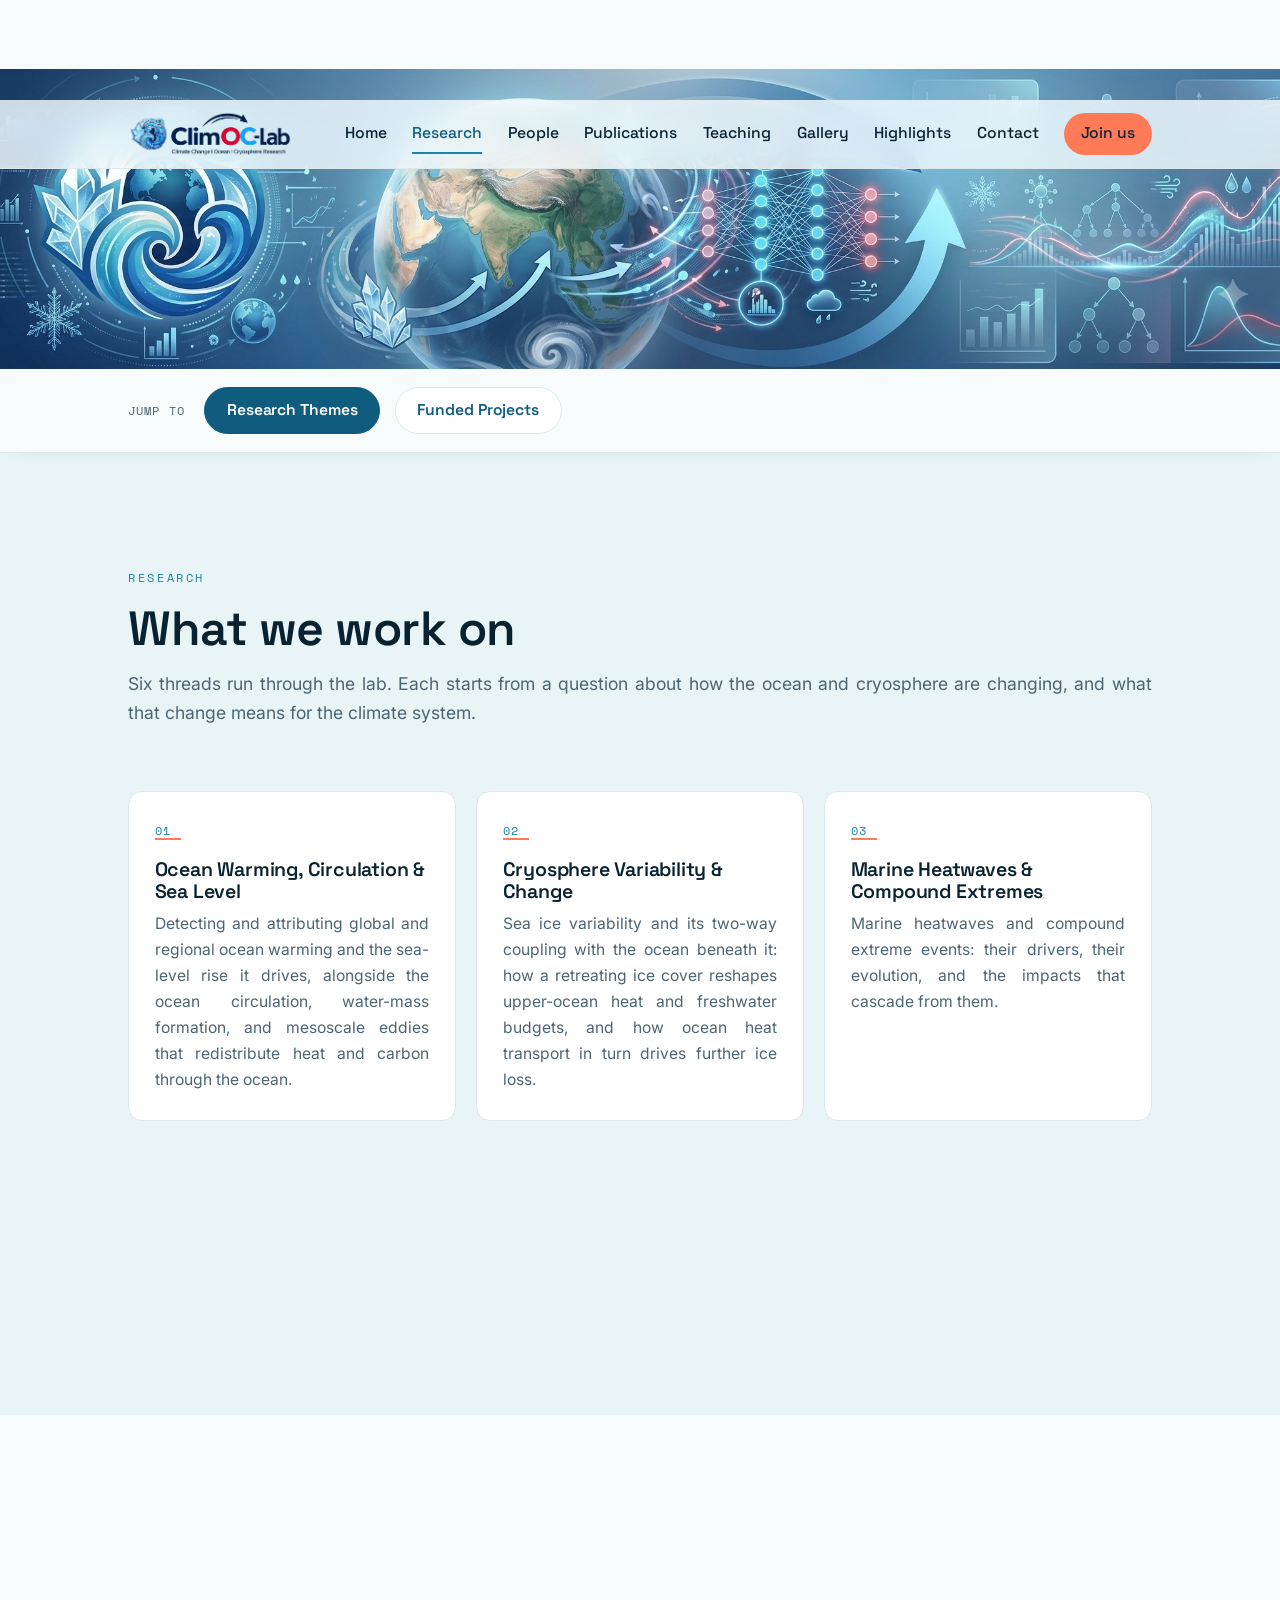
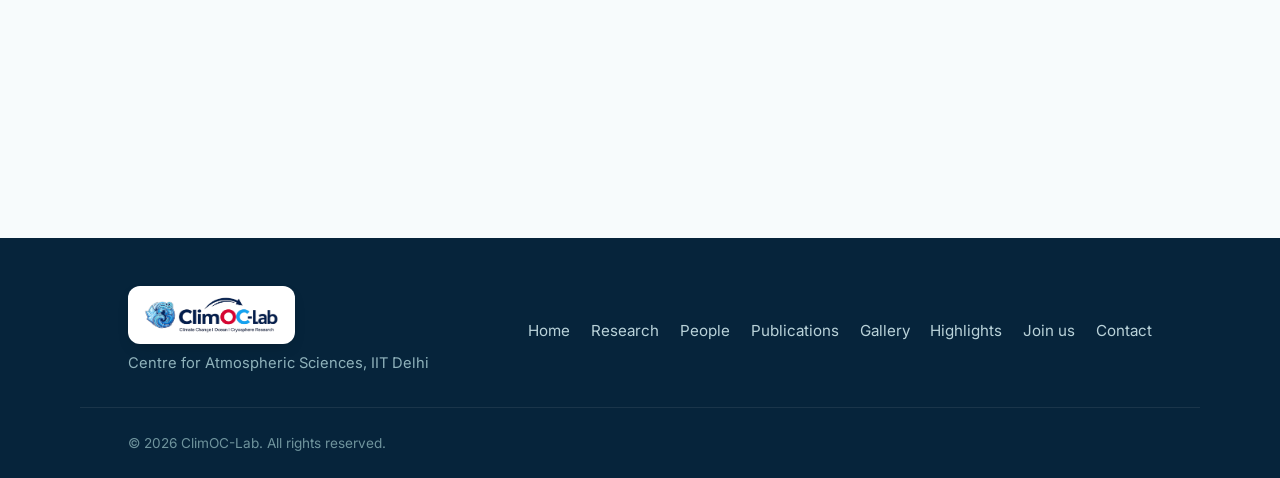
<file: projects.html>
<!DOCTYPE html>
<html lang="en">
<head>
  <meta charset="UTF-8" />
  <meta http-equiv="refresh" content="0; url=research.html#projects" />
  <link rel="canonical" href="research.html#projects" />
  <title>Redirecting… — ClimOC-Lab</title>
  <meta name="robots" content="noindex" />
</head>
<body>
  <p>The Projects page has moved and is now part of Research. <a href="research.html#projects">Continue to Research &amp; Projects</a>.</p>
</body>
</html>
</file>
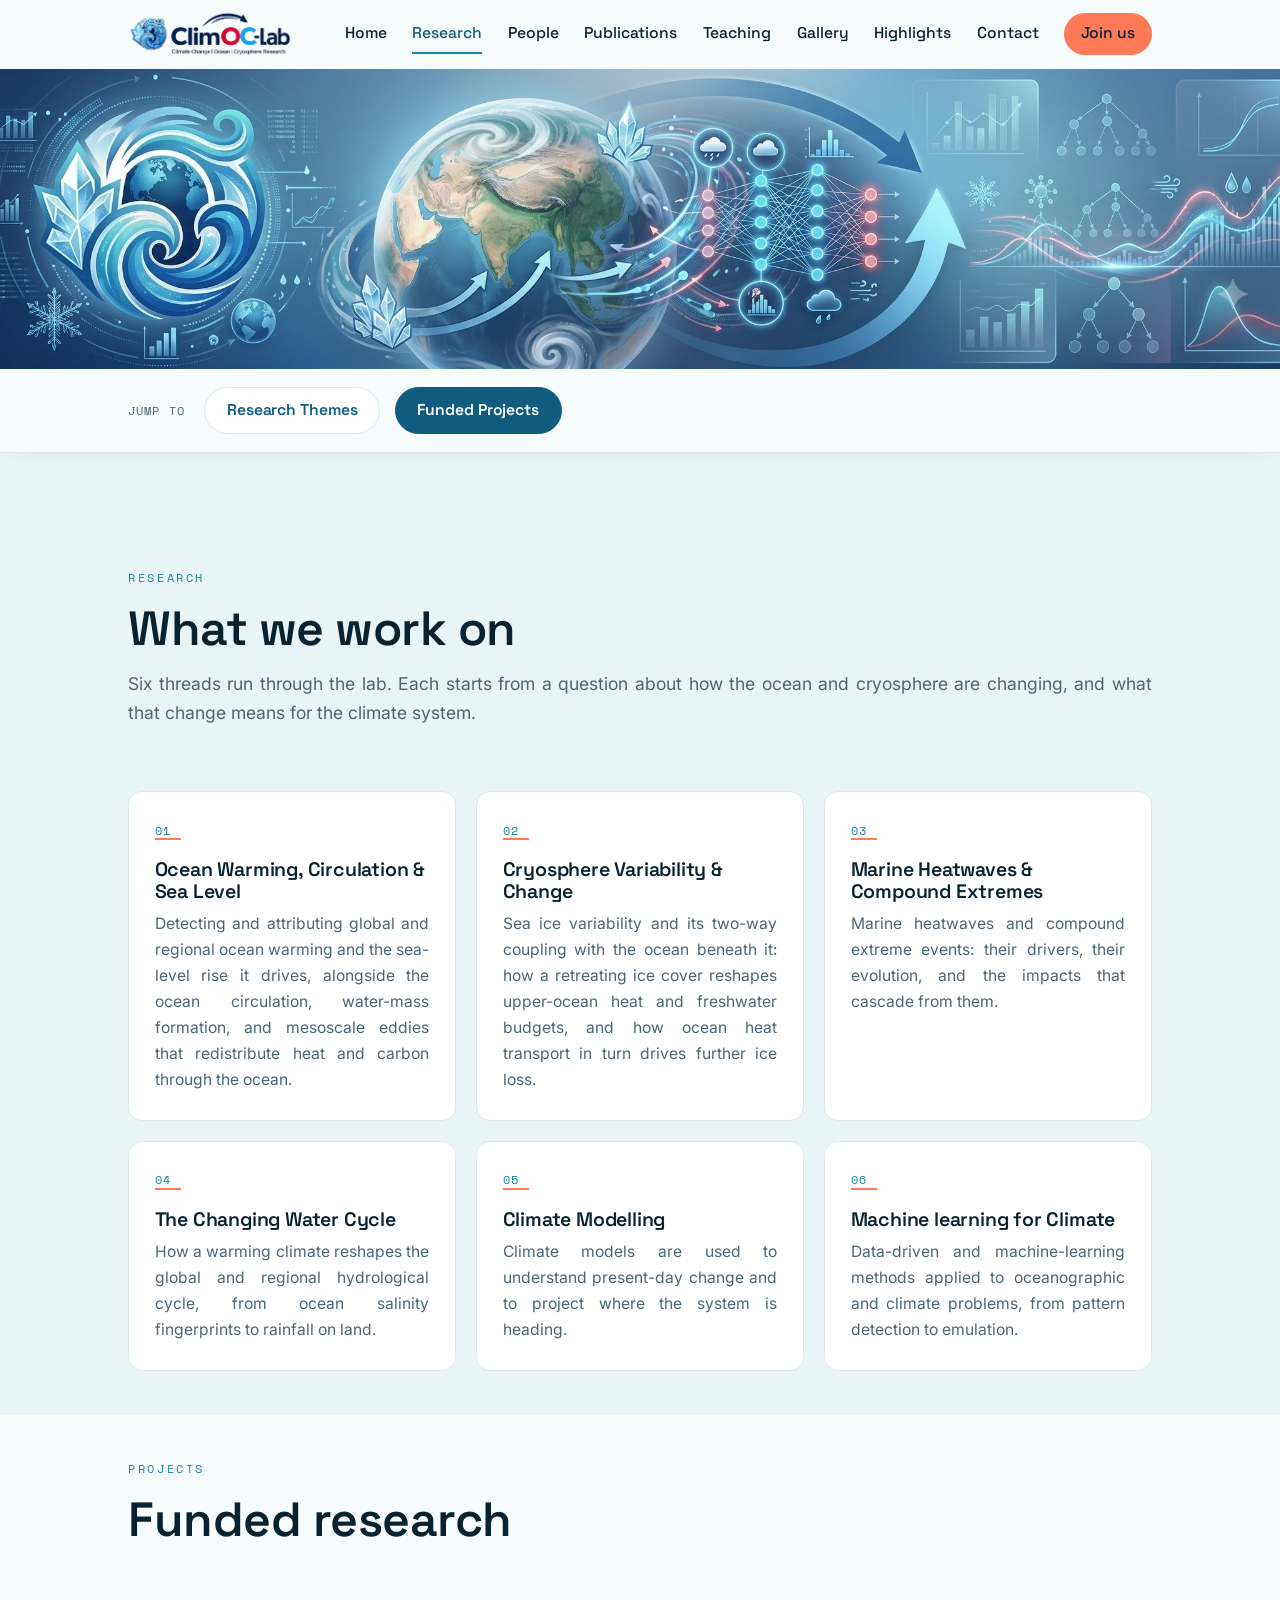
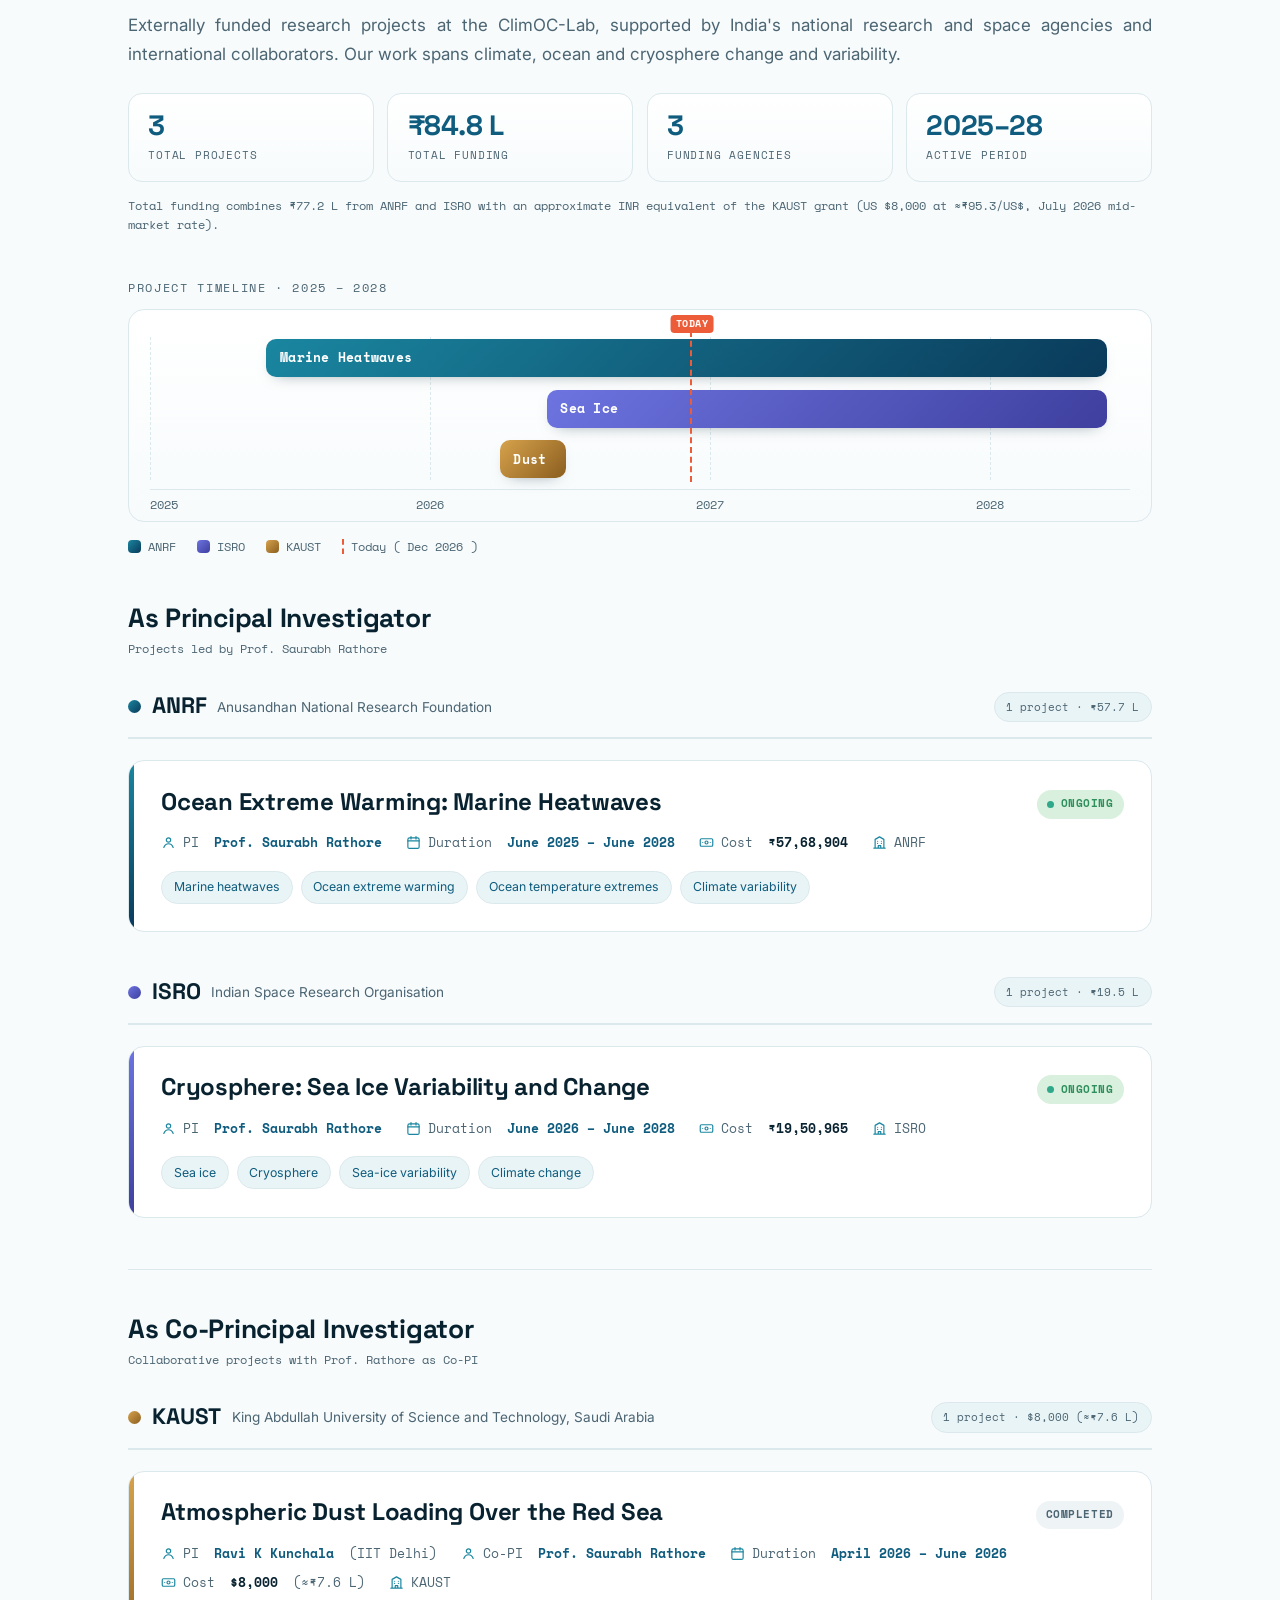
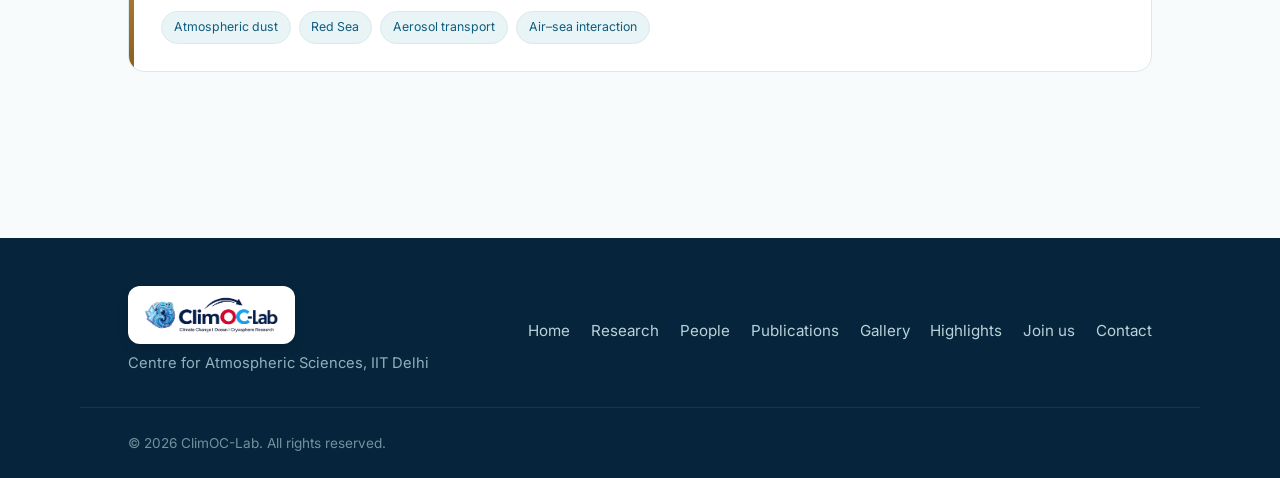
<file: research.html>
<!DOCTYPE html>
<html lang="en">
<head>
  <meta charset="UTF-8" />
  <meta name="viewport" content="width=device-width, initial-scale=1.0" />
  <title>Research &amp; Projects — ClimOC-Lab</title>
  <meta name="description" content="The ClimOC-Lab at the Centre for Atmospheric Sciences, IIT Delhi studies ocean warming, sea-level rise, marine heatwaves, and cryosphere change, and lists our externally funded projects with ANRF, ISRO, and KAUST." />

  <!-- Social preview -->
  <meta property="og:title" content="ClimOC-Lab — Research &amp; Projects" />
  <meta property="og:description" content="Research themes and externally funded projects at the ClimOC-Lab." />
  <meta property="og:type" content="website" />

  <!-- Fonts -->
  <link rel="preconnect" href="https://fonts.googleapis.com" />
  <link rel="preconnect" href="https://fonts.gstatic.com" crossorigin />
  <link href="https://fonts.googleapis.com/css2?family=Space+Grotesk:wght@400;500;600;700&family=Inter:wght@400;500;600&family=Space+Mono:wght@400;700&display=swap" rel="stylesheet" />

  <link rel="stylesheet" href="style.css" />
  <script>document.documentElement.classList.add('js');setTimeout(function(){document.documentElement.classList.add('intro-done');},2400);</script>
  <style>
    /* PI social / research profile icons */
    .pi__social{ display:flex; flex-wrap:wrap; gap:10px; margin-top:14px; }
    .pi__social a{ width:42px; height:42px; border-radius:10px; border:1px solid var(--c-line);
      background:#fff; display:grid; place-items:center; padding:7px;
      transition:transform .15s ease, border-color .2s ease, box-shadow .2s ease; }
    .pi__social a:hover{ transform:translateY(-2px); border-color:var(--c-current);
      box-shadow:0 8px 18px -10px rgba(8,34,48,.45); }
    .pi__social img{ width:100%; height:100%; object-fit:contain; display:block; }
    .pill--cv{ background:var(--c-foam); border-color:var(--c-current); color:var(--c-ocean); font-weight:600; }

    /* quick-jump sub-nav — this page merges two sections, so give people a way
       to skip straight to the one they want rather than scrolling past both */
    .subnav{ position:sticky; top:var(--nav-h); z-index:40; background:rgba(247,251,252,.96);
      backdrop-filter:saturate(160%) blur(10px); -webkit-backdrop-filter:saturate(160%) blur(10px);
      border-bottom:1px solid var(--c-line); box-shadow:0 8px 20px -18px rgba(8,34,48,.3); }
    .subnav__inner{ max-width:var(--maxw); margin-inline:auto; padding:1.1rem var(--gutter);
      display:flex; align-items:center; gap:.9rem; flex-wrap:wrap; }
    .subnav__label{ font-family:var(--font-mono); font-size:.72rem; letter-spacing:.1em; text-transform:uppercase;
      color:var(--c-slate); margin-right:.3rem; }
    .subnav__link{ font-family:var(--font-display); font-weight:600; font-size:.98rem; letter-spacing:-.005em; color:var(--c-ocean);
      background:#fff; border:1.5px solid var(--c-line); border-radius:999px; padding:.62rem 1.35rem;
      text-decoration:none; transition:border-color .2s ease, color .2s ease, box-shadow .2s ease; }
    .subnav__link:hover{ border-color:var(--c-current); color:var(--c-current); box-shadow:0 8px 18px -12px rgba(26,134,160,.35); }
    .subnav__link.is-active{ background:var(--c-ocean); border-color:var(--c-ocean); color:#fff; }
    #research, #projects{ scroll-margin-top:calc(var(--nav-h) + 72px); }
    /* This page stacks two sections that were each designed to stand alone on
       their own page, so their combined top+bottom padding leaves an oversized
       gap between them. Tighten just that shared seam, not the outer edges. */
    #research{ padding-bottom:clamp(1.75rem, 3.5vw, 2.75rem); }
    #projects{ padding-top:clamp(1.75rem, 3.5vw, 2.75rem); }

    /* ===== Projects section (merged in from the former projects.html) ===== */
    .proj-intro{ color:var(--c-slate); font-size:1.06rem; line-height:1.72; margin:.2rem 0 1.5rem; text-align:justify; }

    /* funding summary */
    .pstats{ display:flex; flex-wrap:wrap; gap:.85rem; margin:0 0 .9rem; }
    .pstat{ flex:1 1 150px; background:linear-gradient(180deg,#fff,var(--c-mist)); border:1px solid var(--c-line); border-radius:14px; padding:1.05rem 1.2rem; }
    .pstat__num{ font-family:var(--font-display); font-weight:700; font-size:1.75rem; color:var(--c-ocean); line-height:1.05; letter-spacing:-.015em; white-space:nowrap; }
    .pstat__label{ font-family:var(--font-mono); font-size:.71rem; letter-spacing:.07em; text-transform:uppercase; color:var(--c-slate); margin-top:.35rem; }
    .pstats-note{ font-family:var(--font-mono); font-size:.74rem; color:var(--c-slate); margin:0 0 2.7rem; line-height:1.6; }

    /* --- timeline (gantt) --- */
    .gantt-label{ font-family:var(--font-mono); font-size:.74rem; letter-spacing:.14em; text-transform:uppercase; color:var(--c-slate); margin:0 0 .7rem; }
    .gantt-wrap{ position:relative; margin:0 0 .9rem; }
    .gantt{ background:linear-gradient(180deg,#fff,var(--c-mist)); border:1px solid var(--c-line); border-radius:16px; padding:1.7rem 1.3rem .5rem; margin:0; overflow-x:auto; }
    .gantt__plot{ position:relative; min-width:460px; }
    .gantt__grid{ position:absolute; top:0; bottom:0; width:0; border-left:1px dashed var(--c-line); z-index:0; }
    .gantt__row{ position:relative; height:42px; margin-bottom:.55rem; z-index:1; }
    .gantt__bar{ position:absolute; top:2px; height:38px; border-radius:10px; display:flex; align-items:center; padding:0 .85rem;
      color:#fff; font-family:var(--font-mono); font-weight:700; font-size:.8rem; letter-spacing:.02em;
      box-shadow:0 6px 16px -10px rgba(8,34,48,.55); min-width:66px; overflow:hidden; white-space:nowrap; }
    .gantt__bar--anrf{ background:linear-gradient(135deg,#1A86A0,#0A3A5A); }
    .gantt__bar--isro{ background:linear-gradient(135deg,#6D74E0,#3E3F9E); }
    .gantt__bar--kaust{ background:linear-gradient(135deg,#D6A24C,#8B5E1F); }
    .gantt__today{ position:absolute; top:-6px; bottom:-2px; width:0; border-left:2px dashed var(--c-anomaly-d); z-index:3; }
    .gantt__today::after{ content:'TODAY'; position:absolute; top:-16px; left:0; transform:translateX(-50%);
      font-family:var(--font-mono); font-size:.6rem; font-weight:700; letter-spacing:.06em; color:#fff; background:var(--c-anomaly-d); padding:1px 5px; border-radius:4px; white-space:nowrap; }
    .gantt__axis{ position:relative; min-width:460px; height:24px; border-top:1px solid var(--c-line); margin-top:.15rem; }
    .gantt__axis span{ position:absolute; top:5px; transform:translateX(-50%); font-family:var(--font-mono); font-size:.72rem; color:var(--c-slate); }
    .gantt__axis span:first-child{ transform:translateX(0); }
    .gantt-legend{ display:flex; flex-wrap:wrap; gap:.5rem 1.3rem; margin:0 0 3rem; font-family:var(--font-mono); font-size:.73rem; color:var(--c-slate); }
    .gantt-legend span{ display:inline-flex; align-items:center; gap:.45rem; }
    .gantt-legend i{ width:13px; height:13px; border-radius:4px; display:inline-block; flex:0 0 auto; }
    .gantt-legend i.today{ width:0; height:15px; border-radius:0; border-left:2px dashed var(--c-anomaly-d); }

    /* --- PI / Co-PI category groups --- */
    .pcat{ margin:0 0 3.2rem; }
    .pcat + .pcat{ padding-top:2.8rem; border-top:1px solid var(--c-line); }
    .pcat-head{ margin:0 0 1.8rem; }
    .pcat-title{ font-family:var(--font-display); font-weight:700; font-size:clamp(1.3rem,2.8vw,1.65rem); color:var(--c-ink); letter-spacing:-.01em; }
    .pcat-sub{ font-family:var(--font-mono); font-size:.78rem; color:var(--c-slate); margin-top:.35rem; }

    /* --- agency sections --- */
    .agency{ margin:0 0 2.6rem; }
    .agency-head{ display:flex; align-items:center; gap:.7rem; flex-wrap:wrap; padding-bottom:.75rem; margin-bottom:1.3rem; border-bottom:2px solid var(--c-line); }
    .agency-dot{ width:13px; height:13px; border-radius:50%; flex:0 0 auto; }
    .agency-name{ font-family:var(--font-display); font-weight:700; font-size:1.4rem; color:var(--c-ink); letter-spacing:-.01em; }
    .agency-full{ font-family:var(--font-body); font-size:.85rem; color:var(--c-slate); }
    .agency-count{ margin-left:auto; font-family:var(--font-mono); font-size:.71rem; color:var(--c-slate); background:var(--c-foam); border:1px solid var(--c-line); border-radius:999px; padding:.3rem .72rem; white-space:nowrap; }

    /* --- project cards --- */
    .pcard{ position:relative; background:#fff; border:1px solid var(--c-line); border-radius:16px;
      padding:1.6rem 1.7rem 1.7rem 2rem; margin:0; overflow:hidden;
      transition:box-shadow .25s ease, transform .2s ease, border-color .2s ease; }
    .pcard:hover{ box-shadow:0 18px 40px -24px rgba(8,34,48,.5); transform:translateY(-2px); border-color:var(--c-current); }
    .pcard::before{ content:''; position:absolute; left:0; top:0; bottom:0; width:5px; }
    .pcard--anrf::before{ background:linear-gradient(180deg,#1A86A0,#0A3A5A); }
    .pcard--isro::before{ background:linear-gradient(180deg,#6D74E0,#3E3F9E); }
    .pcard--kaust::before{ background:linear-gradient(180deg,#D6A24C,#8B5E1F); }
    .pcard__top{ display:flex; align-items:flex-start; gap:.75rem; flex-wrap:wrap; margin-bottom:.85rem; }
    .pcard__title{ font-family:var(--font-display); font-weight:700; font-size:clamp(1.2rem,2.6vw,1.5rem); color:var(--c-ink); margin:0 auto 0 0; letter-spacing:-.01em; line-height:1.25; }
    .tstatus{ display:inline-flex; align-items:center; gap:.42rem; font-family:var(--font-mono); font-size:.67rem; font-weight:700;
      letter-spacing:.05em; text-transform:uppercase; padding:.34rem .64rem; border-radius:999px; white-space:nowrap; flex:0 0 auto; margin-top:.2rem; }
    .tstatus--done{ background:#EEF3F5; color:var(--c-slate); }
    .tstatus--live{ background:#D8F0DD; color:#2F8F5C; }
    .tstatus .dot{ width:7px; height:7px; border-radius:50%; background:#2FA98A; box-shadow:0 0 0 0 rgba(47,169,138,.55); animation:tpulse 1.9s ease-out infinite; }
    @keyframes tpulse{ 0%{ box-shadow:0 0 0 0 rgba(47,169,138,.5); } 70%{ box-shadow:0 0 0 8px rgba(47,169,138,0); } 100%{ box-shadow:0 0 0 0 rgba(47,169,138,0); } }
    .pcard__meta{ display:flex; flex-wrap:wrap; gap:.5rem 1.5rem; margin:0 0 1.1rem; }
    .pcard__metaitem{ display:inline-flex; align-items:center; gap:.44rem; font-family:var(--font-mono); font-size:.8rem; color:var(--c-slate); }
    .pcard__metaitem svg{ width:15px; height:15px; color:var(--c-current); flex:0 0 auto; }
    .pcard__metaitem b{ color:var(--c-ocean); font-weight:700; }
    .pcard__metaitem--cost b{ color:var(--c-ink); }
    .pchips{ display:flex; flex-wrap:wrap; gap:.5rem; }
    .pchip{ font-family:var(--font-body); font-size:.77rem; color:var(--c-ocean); background:var(--c-foam); border:1px solid var(--c-line);
      border-radius:999px; padding:.34rem .74rem; }

    @media (prefers-reduced-motion: reduce){ .tstatus .dot{ animation:none; } }
    @media (max-width:600px){
      .gantt-wrap::after{ content:''; position:absolute; top:1px; right:1px; bottom:1px; width:42px; background:linear-gradient(90deg, rgba(247,251,252,0), rgba(247,251,252,.94)); pointer-events:none; border-radius:0 15px 15px 0; }
      .pcard{ padding:1.35rem 1.2rem 1.45rem 1.55rem; }
      .agency-count{ margin-left:0; }
    }
  </style>
  <link rel="icon" type="image/png" href="main-logo/climoc-logo.png" />
</head>
<body>
  <a class="skip-link" href="#main">Skip to content</a>

  <!-- ============ NAV ============ -->
  <header class="nav" id="nav">
    <div class="nav__inner">
      <a class="brand" href="index.html" aria-label="ClimOC-Lab home">
        <img class="brand__img" src="main-logo/climoc-logo.png" alt="ClimOC-Lab" style="height:48px;width:auto;display:block">
      </a>

      <button class="nav__toggle" id="navToggle" aria-expanded="false" aria-controls="navMenu" aria-label="Open menu">
        <span></span><span></span><span></span>
      </button>

      <nav class="nav__menu" id="navMenu" aria-label="Primary">
        <a href="index.html">Home</a>
        <a href="research.html" class="is-active" aria-current="page">Research</a>
        <a href="people.html">People</a>
        <a href="publications.html">Publications</a>
        <a href="teaching.html">Teaching</a>
        <a href="gallery.html">Gallery</a>
        <a href="highlights.html">Highlights</a>
        <a href="contact.html">Contact</a>
        <a href="join.html" class="nav__cta">Join us</a>
      </nav>
    </div>
  </header>

  <main id="main">

    <!-- ============ PAGE BANNER ============ -->
    <div class="page-hero page-hero--image" style="background-image:url('images/banners/research.jpg')" role="img" aria-label="Illustration of ocean, cryosphere, and machine-learning research themes"></div>

    <!-- ============ QUICK JUMP ============ -->
    <nav class="subnav" aria-label="Jump to section">
      <div class="subnav__inner">
        <span class="subnav__label">Jump to</span>
        <a class="subnav__link" href="#research">Research Themes</a>
        <a class="subnav__link" href="#projects">Funded Projects</a>
      </div>
    </nav>

    <!-- ============ RESEARCH ============ -->
    <section class="section section--alt" id="research">
      <div class="container">
        <div class="section__head reveal">
          <p class="eyebrow">Research</p>
          <h2 class="section__title">What we work on</h2>
          <p class="section__intro">
            Six threads run through the lab. Each starts from a question about how the ocean and
            cryosphere are changing, and what that change means for the climate system.
          </p>
        </div>

        <div class="research-grid">
          <article class="rcard reveal">
            <span class="rcard__index" aria-hidden="true">01</span>
            <h3 class="rcard__title">Ocean Warming, Circulation &amp; Sea Level</h3>
            <p>Detecting and attributing global and regional ocean warming and the sea-level rise it drives, alongside the ocean circulation, water-mass formation, and mesoscale eddies that redistribute heat and carbon through the ocean.</p>
          </article>

          <article class="rcard reveal">
            <span class="rcard__index" aria-hidden="true">02</span>
            <h3 class="rcard__title">Cryosphere Variability &amp; Change</h3>
            <p>Sea ice variability and its two-way coupling with the ocean beneath it: how a retreating ice cover reshapes upper-ocean heat and freshwater budgets, and how ocean heat transport in turn drives further ice loss.</p>
          </article>

          <article class="rcard reveal">
            <span class="rcard__index" aria-hidden="true">03</span>
            <h3 class="rcard__title">Marine Heatwaves &amp; Compound Extremes</h3>
            <p>Marine heatwaves and compound extreme events: their drivers, their evolution, and the impacts that cascade from them.</p>
          </article>

          <article class="rcard reveal">
            <span class="rcard__index" aria-hidden="true">04</span>
            <h3 class="rcard__title">The Changing Water Cycle</h3>
            <p>How a warming climate reshapes the global and regional hydrological cycle, from ocean salinity fingerprints to rainfall on land.</p>
          </article>

          <article class="rcard reveal">
            <span class="rcard__index" aria-hidden="true">05</span>
            <h3 class="rcard__title">Climate Modelling</h3>
            <p>Climate models are used to understand present-day change and to project where the system is heading.</p>
          </article>

          <article class="rcard reveal">
            <span class="rcard__index" aria-hidden="true">06</span>
            <h3 class="rcard__title">Machine learning for Climate</h3>
            <p>Data-driven and machine-learning methods applied to oceanographic and climate problems, from pattern detection to emulation.</p>
          </article>
        </div>
      </div>
    </section>

    <!-- ============ PROJECTS ============ -->
    <section class="section" id="projects">
      <div class="container">
        <div class="section__head reveal">
          <p class="eyebrow">Projects</p>
          <h2 class="section__title">Funded research</h2>
        </div>

        <!-- intro -->
        <div class="reveal">
          <p class="proj-intro">Externally funded research projects at the ClimOC-Lab, supported by India's national research and space agencies and international collaborators. Our work spans climate, ocean and cryosphere change and variability.</p>
        </div>

        <!-- funding summary -->
        <div class="pstats reveal">
          <div class="pstat"><div class="pstat__num">3</div><div class="pstat__label">Total projects</div></div>
          <div class="pstat"><div class="pstat__num">₹84.8 L</div><div class="pstat__label">Total funding</div></div>
          <div class="pstat"><div class="pstat__num">3</div><div class="pstat__label">Funding agencies</div></div>
          <div class="pstat"><div class="pstat__num">2025–28</div><div class="pstat__label">Active period</div></div>
        </div>
        <p class="pstats-note reveal">Total funding combines ₹77.2 L from ANRF and ISRO with an approximate INR equivalent of the KAUST grant (US&nbsp;$8,000 at ≈₹95.3/US$, July 2026 mid-market rate).</p>

        <!-- timeline -->
        <p class="gantt-label reveal">Project timeline · 2025 – 2028</p>
        <div class="gantt-wrap reveal">
          <div class="gantt" aria-hidden="true">
            <div class="gantt__plot">
              <span class="gantt__grid" style="left:0%"></span>
              <span class="gantt__grid" style="left:28.6%"></span>
              <span class="gantt__grid" style="left:57.1%"></span>
              <span class="gantt__grid" style="left:85.7%"></span>
              <div class="gantt__row">
                <div class="gantt__bar gantt__bar--anrf" style="left:11.9%;width:85.7%"><span>Marine Heatwaves</span></div>
              </div>
              <div class="gantt__row">
                <div class="gantt__bar gantt__bar--isro" style="left:40.5%;width:57.1%"><span>Sea Ice</span></div>
              </div>
              <div class="gantt__row">
                <div class="gantt__bar gantt__bar--kaust" style="left:35.7%;width:4.8%"><span>Dust</span></div>
              </div>
              <div class="gantt__today" style="left:42.9%"></div>
            </div>
            <div class="gantt__axis">
              <span style="left:0%">2025</span>
              <span style="left:28.6%">2026</span>
              <span style="left:57.1%">2027</span>
              <span style="left:85.7%">2028</span>
            </div>
          </div>
        </div>
        <div class="gantt-legend reveal">
          <span><i style="background:linear-gradient(135deg,#1A86A0,#0A3A5A)"></i> ANRF</span>
          <span><i style="background:linear-gradient(135deg,#6D74E0,#3E3F9E)"></i> ISRO</span>
          <span><i style="background:linear-gradient(135deg,#D6A24C,#8B5E1F)"></i> KAUST</span>
          <span><i class="today"></i> Today (<span id="todayLabel">Jul 2026</span>)</span>
        </div>

        <!-- ===== AS PRINCIPAL INVESTIGATOR ===== -->
        <div class="pcat">
          <div class="pcat-head reveal">
            <h3 class="pcat-title">As Principal Investigator</h3>
            <p class="pcat-sub">Projects led by Prof. Saurabh Rathore</p>
          </div>

          <!-- ===== ANRF ===== -->
          <div class="agency reveal">
            <div class="agency-head">
              <span class="agency-dot" style="background:linear-gradient(135deg,#1A86A0,#0A3A5A)"></span>
              <span class="agency-name">ANRF</span>
              <span class="agency-full">Anusandhan National Research Foundation</span>
              <span class="agency-count">1 project · ₹57.7 L</span>
            </div>

            <article class="pcard pcard--anrf">
              <div class="pcard__top">
                <h3 class="pcard__title">Ocean Extreme Warming: Marine Heatwaves</h3>
                <span class="tstatus tstatus--live"><span class="dot"></span>Ongoing</span>
              </div>
              <div class="pcard__meta">
                <span class="pcard__metaitem">
                  <svg viewBox="0 0 24 24" fill="none" stroke="currentColor" stroke-width="1.9" stroke-linecap="round" stroke-linejoin="round"><circle cx="12" cy="8" r="3.5"/><path d="M4.5 20c1.5-4 4.5-6 7.5-6s6 2 7.5 6"/></svg>
                  PI&nbsp;<b>Prof. Saurabh Rathore</b>
                </span>
                <span class="pcard__metaitem">
                  <svg viewBox="0 0 24 24" fill="none" stroke="currentColor" stroke-width="1.9" stroke-linecap="round" stroke-linejoin="round"><rect x="3" y="4.5" width="18" height="17" rx="2.5"/><path d="M3 9.5h18M8 2.5v4M16 2.5v4"/></svg>
                  Duration&nbsp;<b>June 2025 – June 2028</b>
                </span>
                <span class="pcard__metaitem pcard__metaitem--cost">
                  <svg viewBox="0 0 24 24" fill="none" stroke="currentColor" stroke-width="1.9" stroke-linecap="round" stroke-linejoin="round"><rect x="2" y="6" width="20" height="12" rx="2"/><circle cx="12" cy="12" r="2.4"/><path d="M6 12h.01M18 12h.01"/></svg>
                  Cost&nbsp;<b>₹57,68,904</b>
                </span>
                <span class="pcard__metaitem">
                  <svg viewBox="0 0 24 24" fill="none" stroke="currentColor" stroke-width="1.9" stroke-linecap="round" stroke-linejoin="round"><path d="M3 21h18M5 21V7l7-4 7 4v14M10 21v-4h4v4M9 10h.01M15 10h.01M9 13.5h.01M15 13.5h.01"/></svg>
                  ANRF
                </span>
              </div>
              <div class="pchips">
                <span class="pchip">Marine heatwaves</span>
                <span class="pchip">Ocean extreme warming</span>
                <span class="pchip">Ocean temperature extremes</span>
                <span class="pchip">Climate variability</span>
              </div>
            </article>
          </div>

          <!-- ===== ISRO ===== -->
          <div class="agency reveal">
            <div class="agency-head">
              <span class="agency-dot" style="background:linear-gradient(135deg,#6D74E0,#3E3F9E)"></span>
              <span class="agency-name">ISRO</span>
              <span class="agency-full">Indian Space Research Organisation</span>
              <span class="agency-count">1 project · ₹19.5 L</span>
            </div>

            <article class="pcard pcard--isro">
              <div class="pcard__top">
                <h3 class="pcard__title">Cryosphere: Sea Ice Variability and Change</h3>
                <span class="tstatus tstatus--live"><span class="dot"></span>Ongoing</span>
              </div>
              <div class="pcard__meta">
                <span class="pcard__metaitem">
                  <svg viewBox="0 0 24 24" fill="none" stroke="currentColor" stroke-width="1.9" stroke-linecap="round" stroke-linejoin="round"><circle cx="12" cy="8" r="3.5"/><path d="M4.5 20c1.5-4 4.5-6 7.5-6s6 2 7.5 6"/></svg>
                  PI&nbsp;<b>Prof. Saurabh Rathore</b>
                </span>
                <span class="pcard__metaitem">
                  <svg viewBox="0 0 24 24" fill="none" stroke="currentColor" stroke-width="1.9" stroke-linecap="round" stroke-linejoin="round"><rect x="3" y="4.5" width="18" height="17" rx="2.5"/><path d="M3 9.5h18M8 2.5v4M16 2.5v4"/></svg>
                  Duration&nbsp;<b>June 2026 – June 2028</b>
                </span>
                <span class="pcard__metaitem pcard__metaitem--cost">
                  <svg viewBox="0 0 24 24" fill="none" stroke="currentColor" stroke-width="1.9" stroke-linecap="round" stroke-linejoin="round"><rect x="2" y="6" width="20" height="12" rx="2"/><circle cx="12" cy="12" r="2.4"/><path d="M6 12h.01M18 12h.01"/></svg>
                  Cost&nbsp;<b>₹19,50,965</b>
                </span>
                <span class="pcard__metaitem">
                  <svg viewBox="0 0 24 24" fill="none" stroke="currentColor" stroke-width="1.9" stroke-linecap="round" stroke-linejoin="round"><path d="M3 21h18M5 21V7l7-4 7 4v14M10 21v-4h4v4M9 10h.01M15 10h.01M9 13.5h.01M15 13.5h.01"/></svg>
                  ISRO
                </span>
              </div>
              <div class="pchips">
                <span class="pchip">Sea ice</span>
                <span class="pchip">Cryosphere</span>
                <span class="pchip">Sea-ice variability</span>
                <span class="pchip">Climate change</span>
              </div>
            </article>
          </div>
        </div>

        <!-- ===== AS CO-PRINCIPAL INVESTIGATOR ===== -->
        <div class="pcat">
          <div class="pcat-head reveal">
            <h3 class="pcat-title">As Co-Principal Investigator</h3>
            <p class="pcat-sub">Collaborative projects with Prof. Rathore as Co-PI</p>
          </div>

          <!-- ===== KAUST ===== -->
          <div class="agency reveal">
            <div class="agency-head">
              <span class="agency-dot" style="background:linear-gradient(135deg,#D6A24C,#8B5E1F)"></span>
              <span class="agency-name">KAUST</span>
              <span class="agency-full">King Abdullah University of Science and Technology, Saudi Arabia</span>
              <span class="agency-count">1 project · $8,000 (≈₹7.6 L)</span>
            </div>

            <article class="pcard pcard--kaust">
              <div class="pcard__top">
                <h3 class="pcard__title">Atmospheric Dust Loading Over the Red Sea</h3>
                <span class="tstatus tstatus--done">Completed</span>
              </div>
              <div class="pcard__meta">
                <span class="pcard__metaitem">
                  <svg viewBox="0 0 24 24" fill="none" stroke="currentColor" stroke-width="1.9" stroke-linecap="round" stroke-linejoin="round"><circle cx="12" cy="8" r="3.5"/><path d="M4.5 20c1.5-4 4.5-6 7.5-6s6 2 7.5 6"/></svg>
                  PI&nbsp;<b>Ravi K Kunchala</b>&nbsp;(IIT&nbsp;Delhi)
                </span>
                <span class="pcard__metaitem">
                  <svg viewBox="0 0 24 24" fill="none" stroke="currentColor" stroke-width="1.9" stroke-linecap="round" stroke-linejoin="round"><circle cx="12" cy="8" r="3.5"/><path d="M4.5 20c1.5-4 4.5-6 7.5-6s6 2 7.5 6"/></svg>
                  Co-PI&nbsp;<b>Prof. Saurabh Rathore</b>
                </span>
                <span class="pcard__metaitem">
                  <svg viewBox="0 0 24 24" fill="none" stroke="currentColor" stroke-width="1.9" stroke-linecap="round" stroke-linejoin="round"><rect x="3" y="4.5" width="18" height="17" rx="2.5"/><path d="M3 9.5h18M8 2.5v4M16 2.5v4"/></svg>
                  Duration&nbsp;<b>April 2026 – June 2026</b>
                </span>
                <span class="pcard__metaitem pcard__metaitem--cost">
                  <svg viewBox="0 0 24 24" fill="none" stroke="currentColor" stroke-width="1.9" stroke-linecap="round" stroke-linejoin="round"><rect x="2" y="6" width="20" height="12" rx="2"/><circle cx="12" cy="12" r="2.4"/><path d="M6 12h.01M18 12h.01"/></svg>
                  Cost&nbsp;<b>$8,000</b>&nbsp;(≈₹7.6&nbsp;L)
                </span>
                <span class="pcard__metaitem">
                  <svg viewBox="0 0 24 24" fill="none" stroke="currentColor" stroke-width="1.9" stroke-linecap="round" stroke-linejoin="round"><path d="M3 21h18M5 21V7l7-4 7 4v14M10 21v-4h4v4M9 10h.01M15 10h.01M9 13.5h.01M15 13.5h.01"/></svg>
                  KAUST
                </span>
              </div>
              <div class="pchips">
                <span class="pchip">Atmospheric dust</span>
                <span class="pchip">Red Sea</span>
                <span class="pchip">Aerosol transport</span>
                <span class="pchip">Air–sea interaction</span>
              </div>
            </article>
          </div>
        </div>

      </div>
    </section>
  </main>

  <!-- ============ FOOTER ============ -->
  <footer class="footer">
    <div class="container footer__inner">
      <div class="footer__brand">
        <span class="footer__logo-chip">
          <img src="main-logo/climoc-logo.png" alt="ClimOC-Lab" style="height:40px;width:auto;display:block">
        </span>
        <p>Centre for Atmospheric Sciences, IIT Delhi</p>
      </div>
      <nav class="footer__links" aria-label="Footer">
        <a href="index.html">Home</a>
        <a href="research.html">Research</a>
        <a href="people.html">People</a>
        <a href="publications.html">Publications</a>
        <a href="gallery.html">Gallery</a>
        <a href="highlights.html">Highlights</a>
        <a href="join.html">Join us</a>
        <a href="contact.html">Contact</a>
      </nav>
    </div>
    <div class="container footer__legal">
      <p>&copy; <span id="year">2025</span> ClimOC-Lab. All rights reserved.</p>
    </div>
  </footer>

  <script src="script.js"></script>
  <script>
    /* Auto-position the "TODAY" marker on the project timeline so it always
       reflects the real date. The axis runs Jan 2025 (0%) to Jul 2028 (100%);
       if that axis is ever rescaled, update axisStart / axisEnd to match. */
    (function () {
      var marker = document.querySelector('.gantt__today');
      var label  = document.getElementById('todayLabel');
      var now = new Date();

      if (label) {
        var months = ['Jan','Feb','Mar','Apr','May','Jun','Jul','Aug','Sep','Oct','Nov','Dec'];
        label.textContent = months[now.getMonth()] + ' ' + now.getFullYear();
      }

      if (!marker) return;
      var axisStart = new Date(2025, 0, 1);   // Jan 2025  ->   0%
      var axisEnd   = new Date(2028, 6, 1);   // Jul 2028  -> 100%
      var pct = (now - axisStart) / (axisEnd - axisStart) * 100;
      if (pct < 0 || pct > 100) {             // outside the timeline -> hide it
        marker.style.display = 'none';
      } else {
        marker.style.left = pct.toFixed(1) + '%';
      }
    })();
  </script>
  <script>
    /* Highlight whichever sub-nav link matches the section currently in view */
    (function () {
      var links = [].slice.call(document.querySelectorAll('.subnav__link'));
      var sections = ['research', 'projects'].map(function (id) { return document.getElementById(id); });
      if (!links.length || !('IntersectionObserver' in window)) return;

      var linkFor = {};
      links.forEach(function (a) { linkFor[a.getAttribute('href').slice(1)] = a; });

      var observer = new IntersectionObserver(function (entries) {
        entries.forEach(function (entry) {
          if (!entry.isIntersecting) return;
          links.forEach(function (a) { a.classList.remove('is-active'); });
          var link = linkFor[entry.target.id];
          if (link) link.classList.add('is-active');
        });
      }, { rootMargin: '-45% 0px -50% 0px', threshold: 0 });

      sections.forEach(function (s) { if (s) observer.observe(s); });
    })();
  </script>
</body>
</html>
</file>
<file: style.css>
/* =========================================================
   Ocean Climate Lab — stylesheet
   Palette: abyssal navy -> surface teal, warm coral accent
   ========================================================= */

:root {
  /* ocean depth ramp */
  --c-abyss:    #06243B;
  --c-deep:     #0A3A5A;
  --c-ocean:    #0F5C7E;
  --c-current:  #1A86A0;
  --c-surface:  #46C4D0;
  --c-foam:     #E9F4F6;
  --c-mist:     #F7FBFC;

  /* ink + utility */
  --c-ink:      #082230;
  --c-slate:    #4C6573;
  --c-line:     #DBE8EC;
  --c-link:     #0E6E8A;

  /* warm anomaly accent */
  --c-anomaly:   #FF7A57;
  --c-anomaly-d: #ED5C39;

  /* type */
  --font-display: "Space Grotesk", system-ui, sans-serif;
  --font-body:    "Inter", system-ui, sans-serif;
  --font-mono:    "Space Mono", ui-monospace, monospace;

  /* layout */
  --maxw: 1120px;
  --gutter: clamp(1.25rem, 4vw, 3rem);
  --radius: 14px;
  --nav-h: 68px;
}

/* ---------- reset / base ---------- */
*, *::before, *::after { box-sizing: border-box; }
html { scroll-behavior: smooth; scroll-padding-top: var(--nav-h); -webkit-text-size-adjust: 100%; }

body {
  margin: 0;
  font-family: var(--font-body);
  font-size: 1.0625rem;
  line-height: 1.65;
  color: var(--c-ink);
  background: var(--c-mist);
  -webkit-font-smoothing: antialiased;
  text-rendering: optimizeLegibility;
}

img, svg, iframe { display: block; max-width: 100%; }
a { color: var(--c-link); text-decoration-thickness: 1px; text-underline-offset: 2px; }
h1, h2, h3, h4 { font-family: var(--font-display); line-height: 1.12; font-weight: 600; margin: 0; letter-spacing: -0.01em; }

.container { width: 100%; max-width: var(--maxw); margin-inline: auto; padding-inline: var(--gutter); }

.skip-link {
  position: absolute; left: 12px; top: -48px; z-index: 200;
  background: var(--c-abyss); color: #fff; padding: 10px 16px; border-radius: 8px;
  transition: top .2s ease;
}
.skip-link:focus { top: 12px; }

:focus-visible { outline: 3px solid var(--c-anomaly); outline-offset: 2px; border-radius: 4px; }

/* ---------- eyebrow ---------- */
.eyebrow {
  font-family: var(--font-mono);
  font-size: .75rem;
  letter-spacing: .22em;
  text-transform: uppercase;
  color: var(--c-current);
  margin: 0 0 .9rem;
}
.eyebrow--light { color: var(--c-surface); }

/* ---------- buttons ---------- */
.btn {
  display: inline-flex; align-items: center; gap: .5rem;
  font-family: var(--font-display); font-weight: 500; font-size: 1rem;
  padding: .8rem 1.5rem; border-radius: 999px; text-decoration: none;
  border: 1.5px solid transparent; cursor: pointer; transition: transform .15s ease, background .2s ease, border-color .2s ease, color .2s ease;
}
.btn--primary { background: var(--c-anomaly); color: var(--c-abyss); }
.btn--primary:hover { background: var(--c-anomaly-d); color: #fff; transform: translateY(-2px); }
.btn--ghost { background: transparent; color: var(--c-foam); border-color: rgba(233,244,246,.45); }
.btn--ghost:hover { border-color: var(--c-surface); color: #fff; background: rgba(70,196,208,.12); transform: translateY(-2px); }

/* =========================================================
   NAV
   ========================================================= */
.nav {
  position: sticky; top: 0; z-index: 100;
  background: rgba(247,251,252,.82);
  backdrop-filter: saturate(160%) blur(12px);
  -webkit-backdrop-filter: saturate(160%) blur(12px);
  border-bottom: 1px solid transparent;
  transition: border-color .25s ease, background .25s ease;
}
.nav.is-scrolled { border-bottom-color: var(--c-line); }
.nav__inner {
  max-width: var(--maxw); margin-inline: auto; padding-inline: var(--gutter);
  height: var(--nav-h); display: flex; align-items: center; justify-content: space-between; gap: 1rem;
}
.brand { display: inline-flex; align-items: center; gap: .6rem; text-decoration: none; color: var(--c-ocean); }

.nav__menu { display: flex; align-items: center; gap: 1.6rem; }
.nav__menu a {
  font-family: var(--font-display); font-size: .98rem; font-weight: 500; color: var(--c-ink);
  text-decoration: none; padding: .25rem 0; position: relative; transition: color .2s ease;
}
.nav__menu a:not(.nav__cta)::after {
  content: ""; position: absolute; left: 0; right: 100%; bottom: -3px; height: 2px;
  background: var(--c-current); transition: right .25s ease;
}
.nav__menu a:not(.nav__cta):hover { color: var(--c-ocean); }
.nav__menu a:not(.nav__cta):hover::after,
.nav__menu a.is-active::after { right: 0; }
.nav__menu a.is-active { color: var(--c-ocean); }

.nav__cta {
  background: var(--c-anomaly); color: var(--c-abyss) !important;
  padding: .5rem 1.05rem !important; border-radius: 999px; transition: background .2s ease, transform .15s ease;
}
.nav__cta:hover { background: var(--c-anomaly-d); color: #fff !important; transform: translateY(-1px); }

.nav__toggle { display: none; background: none; border: 0; cursor: pointer; width: 44px; height: 44px; padding: 10px; }
.nav__toggle span { display: block; height: 2px; background: var(--c-ink); border-radius: 2px; margin: 5px 0; transition: transform .25s ease, opacity .2s ease; }
.nav__toggle[aria-expanded="true"] span:nth-child(1) { transform: translateY(7px) rotate(45deg); }
.nav__toggle[aria-expanded="true"] span:nth-child(2) { opacity: 0; }
.nav__toggle[aria-expanded="true"] span:nth-child(3) { transform: translateY(-7px) rotate(-45deg); }

/* =========================================================
   HERO
   ========================================================= */
.hero {
  position: relative; overflow: hidden;
  min-height: calc(100svh - var(--nav-h));
  display: flex; align-items: center;
  background:
    radial-gradient(120% 90% at 80% -10%, #11486B 0%, rgba(17,72,107,0) 55%),
    linear-gradient(160deg, var(--c-deep) 0%, var(--c-abyss) 62%, #041826 100%);
  color: var(--c-foam);
}
.hero-bg { position: absolute; inset: 0; pointer-events: none; }
.contours { width: 130%; height: 100%; position: absolute; top: 0; left: -15%; }
.contour-lines { fill: none; stroke: var(--c-surface); stroke-width: 1.1; opacity: .26; }
.contour-lines path:nth-child(odd)  { opacity: .9; }
.contour-lines path:nth-child(3n)   { stroke: #7FD8E0; }

.hero__content { position: relative; z-index: 2; max-width: var(--maxw); margin-inline: auto; padding-inline: var(--gutter); width: 100%; }
.hero__title {
  font-size: clamp(3rem, 9vw, 6.5rem); font-weight: 700; letter-spacing: -.03em;
  margin: 0 0 1.2rem; color: #fff;
  text-shadow: 0 2px 40px rgba(4,24,38,.5);
}
.hero__tagline {
  font-family: var(--font-display); font-weight: 600; letter-spacing: -.01em;
  font-size: clamp(1.15rem, 2.6vw, 1.55rem); color: var(--c-surface);
  margin: 0 0 1rem; max-width: 46ch;
}
.hero__lede { font-size: clamp(1.1rem, 2.2vw, 1.4rem); max-width: 40ch; color: #D6EBEF; margin: 0 0 2.2rem; }
.hero__actions { display: flex; flex-wrap: wrap; gap: .9rem; }

/* ===== Page-topper banners (Research, People, Publications, Teaching,
   Gallery, Highlights, Contact, Join) — same gradient + contour-line
   technique as the homepage hero, at a shorter, decorative scale, each
   carrying one large watermark icon hinting at that page's subject. ===== */
.page-hero{
  position:relative; overflow:hidden; height:220px;
  background:
    radial-gradient(120% 90% at 80% -10%, #11486B 0%, rgba(17,72,107,0) 55%),
    linear-gradient(160deg, var(--c-deep) 0%, var(--c-abyss) 62%, #041826 100%);
}
.page-hero__bg{ position:absolute; inset:0; pointer-events:none; }
.page-hero__waves{ width:130%; height:100%; position:absolute; top:0; left:-15%; }
.page-hero__waves path{ fill:none; stroke:var(--c-surface); stroke-width:1.1; opacity:.22; }
.page-hero__waves path:nth-child(odd){ opacity:.75; }
.page-hero__waves path:nth-child(3n){ stroke:#7FD8E0; }
.page-hero__motif{ position:absolute; right:5%; top:50%; transform:translateY(-50%);
  width:170px; height:170px; opacity:.16; color:var(--c-foam); pointer-events:none; }
@media (max-width:720px){
  .page-hero{ height:150px; }
  .page-hero__motif{ width:105px; height:105px; right:3%; opacity:.14; }
}
@media (max-width:480px){
  .page-hero{ height:118px; }
  .page-hero__motif{ display:none; }
}
@media (prefers-reduced-motion: reduce){ .page-hero__waves{ animation:none; } }

/* modifier: a real image instead of the abstract wave pattern, used where a
   page-specific illustration/photo is supplied (currently: Research).
   Set the actual image per page via inline style="background-image:url(...)" */
.page-hero--image{
  height:300px; background-color:var(--c-abyss);
  background-size:cover; background-position:center;
}
@media (max-width:720px){ .page-hero--image{ height:190px; } }
@media (max-width:480px){ .page-hero--image{ height:140px; } }

.hero__scroll {
  position: absolute; bottom: 1.6rem; left: 50%; transform: translateX(-50%);
  z-index: 2; display: inline-flex; flex-direction: column; align-items: center; gap: .35rem;
  color: rgba(233,244,246,.7); text-decoration: none; font-family: var(--font-mono);
  font-size: .68rem; letter-spacing: .2em; text-transform: uppercase;
}
.hero__scroll svg { animation: bob 1.8s ease-in-out infinite; }

/* =========================================================
   SECTIONS (shared)
   ========================================================= */
.section { padding-block: clamp(4rem, 9vw, 7.5rem); }
.section--alt { background: var(--c-foam); }

.section__head { max-width: 62ch; margin-bottom: clamp(2.5rem, 5vw, 4rem); }
#research .section__head { max-width: none; }
.section__title { font-size: clamp(1.9rem, 4.4vw, 3rem); color: var(--c-ink); margin-bottom: .8rem; }
.section__intro { color: var(--c-slate); font-size: 1.1rem; text-align: justify; margin: 0; }

/* ---------- about ---------- */
.about__grid { display: grid; grid-template-columns: 1.7fr 1fr; gap: clamp(2rem, 5vw, 4.5rem); align-items: start; }
.about__lead p { margin: 0 0 1.2rem; font-size: 1.12rem; color: #1d3744; text-align: justify; }
.about__lead p:last-child { margin-bottom: 0; }

.about__focus { border-left: 2px solid var(--c-line); padding-left: 1.6rem; }
.about__focus-label { font-family: var(--font-mono); font-size: .72rem; letter-spacing: .2em; text-transform: uppercase; color: var(--c-slate); margin: .2rem 0 1rem; }
.taglist { list-style: none; margin: 0; padding: 0; display: flex; flex-wrap: wrap; gap: .5rem; }
.taglist li {
  font-family: var(--font-mono); font-size: .82rem; color: var(--c-ocean);
  background: #fff; border: 1px solid var(--c-line); padding: .35rem .7rem; border-radius: 8px;
}

/* ---------- PhD opportunity ---------- */
.phd-card {
  display: flex; align-items: flex-start; gap: 1.4rem;
  background: #fff; border: 1px solid var(--c-line); border-radius: var(--radius);
  padding: clamp(1.8rem, 4vw, 2.6rem);
}
.phd-card__icon { font-size: 2.2rem; line-height: 1; flex: 0 0 auto; }
.phd-card__body { flex: 1 1 0%; min-width: 0; }
.phd-card__title { font-size: clamp(1.4rem, 2.6vw, 1.7rem); color: var(--c-ink); margin-bottom: .6rem; }
.phd-card__text { color: var(--c-slate); font-size: 1.05rem; text-align: justify; margin: 0; }
.phd-card__text a {
  color: var(--c-current); font-weight: 600; text-decoration: underline;
  text-decoration-color: rgba(26,134,160,.35); text-underline-offset: 3px;
}
.phd-card__text a:hover { text-decoration-color: currentColor; }
@media (max-width: 560px) {
  .phd-card { flex-direction: column; gap: .8rem; }
}

/* ---------- research grid ---------- */
.research-grid { display: grid; grid-template-columns: repeat(3, 1fr); gap: 1.25rem; }
.rcard {
  position: relative; background: var(--c-mist); border: 1px solid var(--c-line);
  border-radius: var(--radius); padding: 1.8rem 1.6rem 1.7rem;
  transition: transform .2s ease, box-shadow .2s ease, border-color .2s ease;
}
.section--alt .rcard { background: #fff; }
.rcard:hover { transform: translateY(-4px); box-shadow: 0 18px 40px -22px rgba(8,34,48,.4); border-color: #BFE0E6; }
.rcard__index {
  font-family: var(--font-mono); font-size: .78rem; color: var(--c-current);
  letter-spacing: .1em; display: block; margin-bottom: 1.1rem;
}
.rcard::before { content: ""; position: absolute; left: 1.6rem; top: 2.9rem; width: 26px; height: 2px; background: var(--c-anomaly); }
.rcard__title { font-size: 1.22rem; margin-bottom: .55rem; color: var(--c-ink); }
.rcard p { margin: 0; color: var(--c-slate); font-size: .98rem; text-align: justify; }

/* ---------- people ---------- */
.pi {
  display: grid; grid-template-columns: 200px 1fr; gap: clamp(1.5rem, 4vw, 3rem);
  align-items: start; padding-bottom: clamp(2.5rem, 5vw, 3.5rem);
  margin-bottom: clamp(2.5rem, 5vw, 3.5rem); border-bottom: 1px solid var(--c-line);
}
.pi__photo {
  width: 200px; height: 240px; border-radius: var(--radius); overflow: hidden;
  background: linear-gradient(155deg, var(--c-current), var(--c-deep));
  display: grid; place-items: center;
}
.pi__photo span { font-family: var(--font-display); font-weight: 700; font-size: 3.4rem; color: rgba(255,255,255,.85); letter-spacing: .04em; }
.pi__photo img { width: 100%; height: 100%; object-fit: cover; }
.pi__role { font-family: var(--font-mono); font-size: .74rem; letter-spacing: .2em; text-transform: uppercase; color: var(--c-current); margin: .3rem 0 .5rem; }
.pi__name { font-size: clamp(1.6rem, 3.2vw, 2.1rem); color: var(--c-ink); }
.pi__pronouns { font-size: .62em; font-weight: 400; color: var(--c-slate); }
.pi__aff { color: var(--c-ocean); font-weight: 500; margin: .4rem 0 1rem; }
.pi__bio { color: var(--c-slate); margin: 0 0 1.3rem; text-align: justify; }
.pi__links { display: flex; flex-wrap: wrap; gap: .6rem; }
.pill {
  font-family: var(--font-display); font-size: .9rem; font-weight: 500; text-decoration: none;
  color: var(--c-ocean); border: 1.5px solid var(--c-line); padding: .42rem .95rem; border-radius: 999px;
  transition: border-color .2s ease, color .2s ease, background .2s ease;
}
.pill:hover { border-color: var(--c-current); background: var(--c-foam); }

.people-group__title { font-size: 1.3rem; color: var(--c-ink); margin-bottom: 1.4rem; }
.people-group__hint { margin: 0; }
.member-grid { display: grid; grid-template-columns: repeat(4, 1fr); gap: 1.25rem; }
.member { text-align: center; }
.member__photo {
  aspect-ratio: 1; border-radius: 12px; background: var(--c-foam); border: 1px dashed #C2D8DD;
  display: grid; place-items: center; margin-bottom: .8rem; overflow: hidden;
}
.member__photo span { font-size: 1.8rem; color: var(--c-current); font-family: var(--font-display); }
.member__photo img { width: 100%; height: 100%; object-fit: cover; }
.member__name { font-family: var(--font-display); font-weight: 600; margin: 0 0 .15rem; color: var(--c-ink); }
.member__role { margin: 0; font-size: .9rem; color: var(--c-slate); }

/* ---------- publications ---------- */
.pub-list { list-style: none; margin: 0; padding: 0; counter-reset: pub; }
.pub {
  display: grid; grid-template-columns: 70px 1fr; gap: 1.4rem; align-items: start;
  padding: 1.5rem 0; border-top: 1px solid var(--c-line);
}
.pub:last-child { border-bottom: 1px solid var(--c-line); }
.pub__year { font-family: var(--font-mono); font-size: .95rem; color: var(--c-current); padding-top: .15rem; }
.pub__title { font-family: var(--font-display); font-weight: 600; font-size: 1.12rem; color: var(--c-ink); margin: 0 0 .35rem; }
.pub__authors { margin: 0 0 .2rem; color: #2a4451; font-size: .98rem; }
.pub__authors strong { color: var(--c-ocean); }
.pub__venue { margin: 0 0 .6rem; color: var(--c-slate); font-style: italic; font-size: .95rem; }
.pub__links { display: flex; gap: .9rem; }
.pub__links a { font-family: var(--font-mono); font-size: .8rem; text-transform: uppercase; letter-spacing: .08em; }

/* ---------- teaching ---------- */
.course-list { display: flex; flex-direction: column; gap: 0; }
.course { display: grid; grid-template-columns: 110px 1fr; gap: 1.4rem; align-items: center; padding: 1.3rem 0; border-top: 1px solid var(--c-line); }
.course:last-child { border-bottom: 1px solid var(--c-line); }
.course__code { font-family: var(--font-mono); font-weight: 700; color: var(--c-current); font-size: .95rem; }
.course__name { font-family: var(--font-display); font-weight: 600; font-size: 1.1rem; margin: 0 0 .2rem; color: var(--c-ink); }
.course__meta { margin: 0; color: var(--c-slate); font-size: .9rem; }

/* ---------- projects ---------- */
.project-grid { display: grid; grid-template-columns: 1fr 1fr; gap: 1.5rem; }
.project {
  background: #fff; border: 1px solid var(--c-line); border-radius: var(--radius);
  padding: 2rem; position: relative; overflow: hidden;
  transition: transform .2s ease, box-shadow .2s ease;
}
.project:hover { transform: translateY(-4px); box-shadow: 0 18px 40px -22px rgba(8,34,48,.4); }
.project::after { content: ""; position: absolute; inset: 0 auto 0 0; width: 4px; background: linear-gradient(var(--c-current), var(--c-surface)); }
.project__funder { font-family: var(--font-mono); font-size: .8rem; letter-spacing: .16em; color: var(--c-anomaly-d); margin: 0 0 .7rem; font-weight: 700; }
.project__title { font-size: 1.3rem; color: var(--c-ink); margin-bottom: .6rem; }
.project__desc { margin: 0; color: var(--c-slate); }

/* =========================================================
   JOIN band (dark)
   ========================================================= */
.join {
  background:
    radial-gradient(100% 120% at 0% 0%, #11486B 0%, rgba(17,72,107,0) 50%),
    linear-gradient(150deg, var(--c-deep), var(--c-abyss));
  color: var(--c-foam); padding-block: clamp(4rem, 8vw, 6.5rem);
}
.join__inner { max-width: 64ch; }
.join__title { font-size: clamp(2rem, 5vw, 3.2rem); color: #fff; margin-bottom: 1rem; }
.join__lede { font-size: 1.2rem; color: #D6EBEF; margin: 0 0 2.5rem; }
.join__cols { display: grid; grid-template-columns: 1fr 1fr; gap: 2.5rem; margin-bottom: 2.5rem; }
.join__col h3 { font-size: 1.15rem; color: var(--c-surface); margin-bottom: .6rem; }
.join__col p { margin: 0; color: #C7E2E8; font-size: 1rem; }
.join__col a { color: #fff; text-decoration-color: var(--c-surface); }

/* =========================================================
   CONTACT
   ========================================================= */
.contact-grid { display: grid; grid-template-columns: 1fr 1fr; gap: 1.5rem; margin-bottom: 2rem; }
.contact-card { background: var(--c-foam); border: 1px solid var(--c-line); border-radius: var(--radius); padding: 1.9rem; }
.contact-card h3 { font-size: 1.2rem; color: var(--c-ink); margin-bottom: 1.1rem; }
.contact-dl { margin: 0; }
.contact-dl > div { display: grid; grid-template-columns: 84px 1fr; gap: 1rem; padding: .5rem 0; border-top: 1px solid var(--c-line); }
.contact-dl > div:first-child { border-top: 0; padding-top: 0; }
.contact-dl dt { font-family: var(--font-mono); font-size: .76rem; letter-spacing: .1em; text-transform: uppercase; color: var(--c-slate); padding-top: .15rem; }
.contact-dl dd { margin: 0; color: var(--c-ink); }
.contact-map { border-radius: var(--radius); overflow: hidden; border: 1px solid var(--c-line); }
.contact-map iframe { width: 100%; height: 360px; border: 0; filter: grayscale(.2) contrast(1.02); }

/* =========================================================
   FOOTER
   ========================================================= */
.footer { background: var(--c-abyss); color: #B9D2D9; padding-block: 3rem 1.5rem; }
.footer__inner { display: flex; flex-wrap: wrap; justify-content: space-between; gap: 1.5rem; padding-bottom: 2rem; border-bottom: 1px solid rgba(255,255,255,.08); }
.footer__brand p { margin: .4rem 0 0; font-size: .92rem; color: #8FB2BB; }
.footer__logo-chip {
  display: inline-flex; align-items: center; width: fit-content;
  background: #fff; padding: 9px 15px; border-radius: 12px;
  box-shadow: 0 6px 16px -8px rgba(0,0,0,.35);
}
.footer__links { display: flex; flex-wrap: wrap; gap: 1.3rem; align-items: center; }
.footer__links a { color: #B9D2D9; text-decoration: none; font-size: .95rem; transition: color .2s ease; }
.footer__links a:hover { color: var(--c-surface); }
.footer__legal { padding-top: 1.5rem; }
.footer__legal p { margin: 0; font-size: .85rem; color: #6F949D; }

/* =========================================================
   MOTION — reveal on scroll + ambient drift
   ========================================================= */
.js .reveal { opacity: 0; transform: translateY(22px); transition: opacity .7s ease, transform .7s ease; }
.js .reveal.is-visible { opacity: 1; transform: none; }

@keyframes drift { from { transform: translateX(0); } to { transform: translateX(-60px); } }
@keyframes bob { 0%,100% { transform: translateY(0); } 50% { transform: translateY(5px); } }
.contour-lines { animation: drift 26s ease-in-out infinite alternate; }

@media (prefers-reduced-motion: reduce) {
  html { scroll-behavior: auto; }
  .contour-lines, .hero__scroll svg { animation: none; }
  .js .reveal { opacity: 1; transform: none; transition: none; }
}

/* =========================================================
   RESPONSIVE
   ========================================================= */
@media (max-width: 980px) {
  .nav__toggle { display: block; }
  .nav__menu {
    position: fixed; inset: var(--nav-h) 0 auto 0;
    flex-direction: column; align-items: flex-start; gap: 0;
    background: var(--c-mist); border-bottom: 1px solid var(--c-line);
    padding: .5rem var(--gutter) 1.25rem;
    clip-path: inset(0 0 100% 0); transition: clip-path .3s ease;
    box-shadow: 0 24px 40px -28px rgba(8,34,48,.5);
  }
  .nav__menu.is-open { clip-path: inset(0 0 0 0); }
  .nav__menu a { width: 100%; padding: .85rem 0; border-bottom: 1px solid var(--c-line); }
  .nav__menu a:not(.nav__cta)::after { display: none; }
  .nav__cta { margin-top: .9rem; text-align: center; }

  .research-grid { grid-template-columns: 1fr 1fr; }
  .member-grid { grid-template-columns: repeat(3, 1fr); }
}

@media (max-width: 720px) {
  body { font-size: 1rem; }
  .about__grid { grid-template-columns: 1fr; }
  .about__focus { border-left: 0; border-top: 2px solid var(--c-line); padding-left: 0; padding-top: 1.5rem; }
  .research-grid { grid-template-columns: 1fr; }
  .pi { grid-template-columns: 1fr; }
  .pi__photo { width: 150px; height: 180px; }
  .pi__photo span { font-size: 2.6rem; }
  .member-grid { grid-template-columns: 1fr 1fr; }
  .join__cols, .project-grid, .contact-grid { grid-template-columns: 1fr; gap: 1.5rem; }
  .pub { grid-template-columns: 1fr; gap: .5rem; }
  .pub__year { padding-top: 0; }
  .course { grid-template-columns: 90px 1fr; gap: 1rem; }
}

@media (max-width: 420px) {
  .member-grid { grid-template-columns: 1fr; }
  .hero__actions { flex-direction: column; align-items: stretch; }
  .btn { justify-content: center; }
}

/* ===== Page transition loader — logo zooms outward from the back, 2.2s ===== */
/* SMOOTH: the zoom (scale) is now ONE continuous curve from small to full, so it
   never slows-then-speeds-up part-way through. Opacity fades on its own track.
   That removes the mid-zoom hiccup. */
html.js body::before{                 /* white backdrop */
  content:""; position:fixed; inset:0; z-index:99998; background:#ffffff;
  animation: cclCurtainOut 2.2s linear forwards;
  pointer-events:none;
}
html.js body::after{                  /* logo: one smooth, continuous zoom + dissolve */
  content:""; position:fixed; inset:0; z-index:99999;
  background:url('main-logo/climoc-logo.png') no-repeat center center;
  background-size:515px auto; transform-origin:center;
  animation: cclZoom 1.9s cubic-bezier(.22,.61,.36,1) forwards,
             cclFade 1.9s linear forwards;
  pointer-events:none;
}
@media (max-width:720px){
  html.js body::after{ background-size:390px auto; }
}
@media (max-width:420px){
  html.js body::after{ background-size:285px auto; }
}
@media (prefers-reduced-motion: reduce){     /* no zoom for reduced-motion users */
  html.js body::after{ animation: cclFade 2.2s linear forwards; }
}

/* THE ZOOM — a single, unbroken grow: only a start point and an end point,
   so there is nothing in the middle for it to stutter on. */
@keyframes cclZoom{
  from { transform:translateZ(-800px) scale(.18); }
  to   { transform:translateZ(0)      scale(1);   }
}
/* fade in while small, hold solid through the zoom, dissolve at the very end */
@keyframes cclFade{
  0%   { opacity:0; }
  18%  { opacity:1; }
  82%  { opacity:1; }
  100% { opacity:0; visibility:hidden; }
}
/* white backdrop dissolves together with the logo */
@keyframes cclCurtainOut{ 0%,82%{ opacity:1; } 100%{ opacity:0; visibility:hidden; } }

/* FAILSAFE — belt and suspenders against a permanently blank page:
   1) Some mobile browsers (in-app webviews, older Android) can get a
      fixed-position 3D-transform animation stuck mid-way, leaving the white
      curtain/logo overlay stuck on top of the page forever.
   2) More importantly: .js .reveal{opacity:0} above hides nearly every
      content block on every page, and only script.js's IntersectionObserver
      ever un-hides it. If script.js fails to load for any reason (flaky
      mobile data, a blocker, a timing issue) — even though the inline head
      script that sets html.js runs fine regardless — the whole page stays
      invisible forever, while the HTML/CSS/images underneath are all
      perfectly loaded. That is the single point of failure most likely to
      look like "nothing loads" on mobile.
   The inline head script (independent of script.js) sets this class ~2.4s
   after parse, so both problems are force-cleared no matter what state the
   CSS animation or script.js are in. */
html.intro-done body::before,
html.intro-done body::after{
  display:none !important;
}
html.intro-done .reveal{
  opacity:1 !important; transform:none !important;
}
</file>
